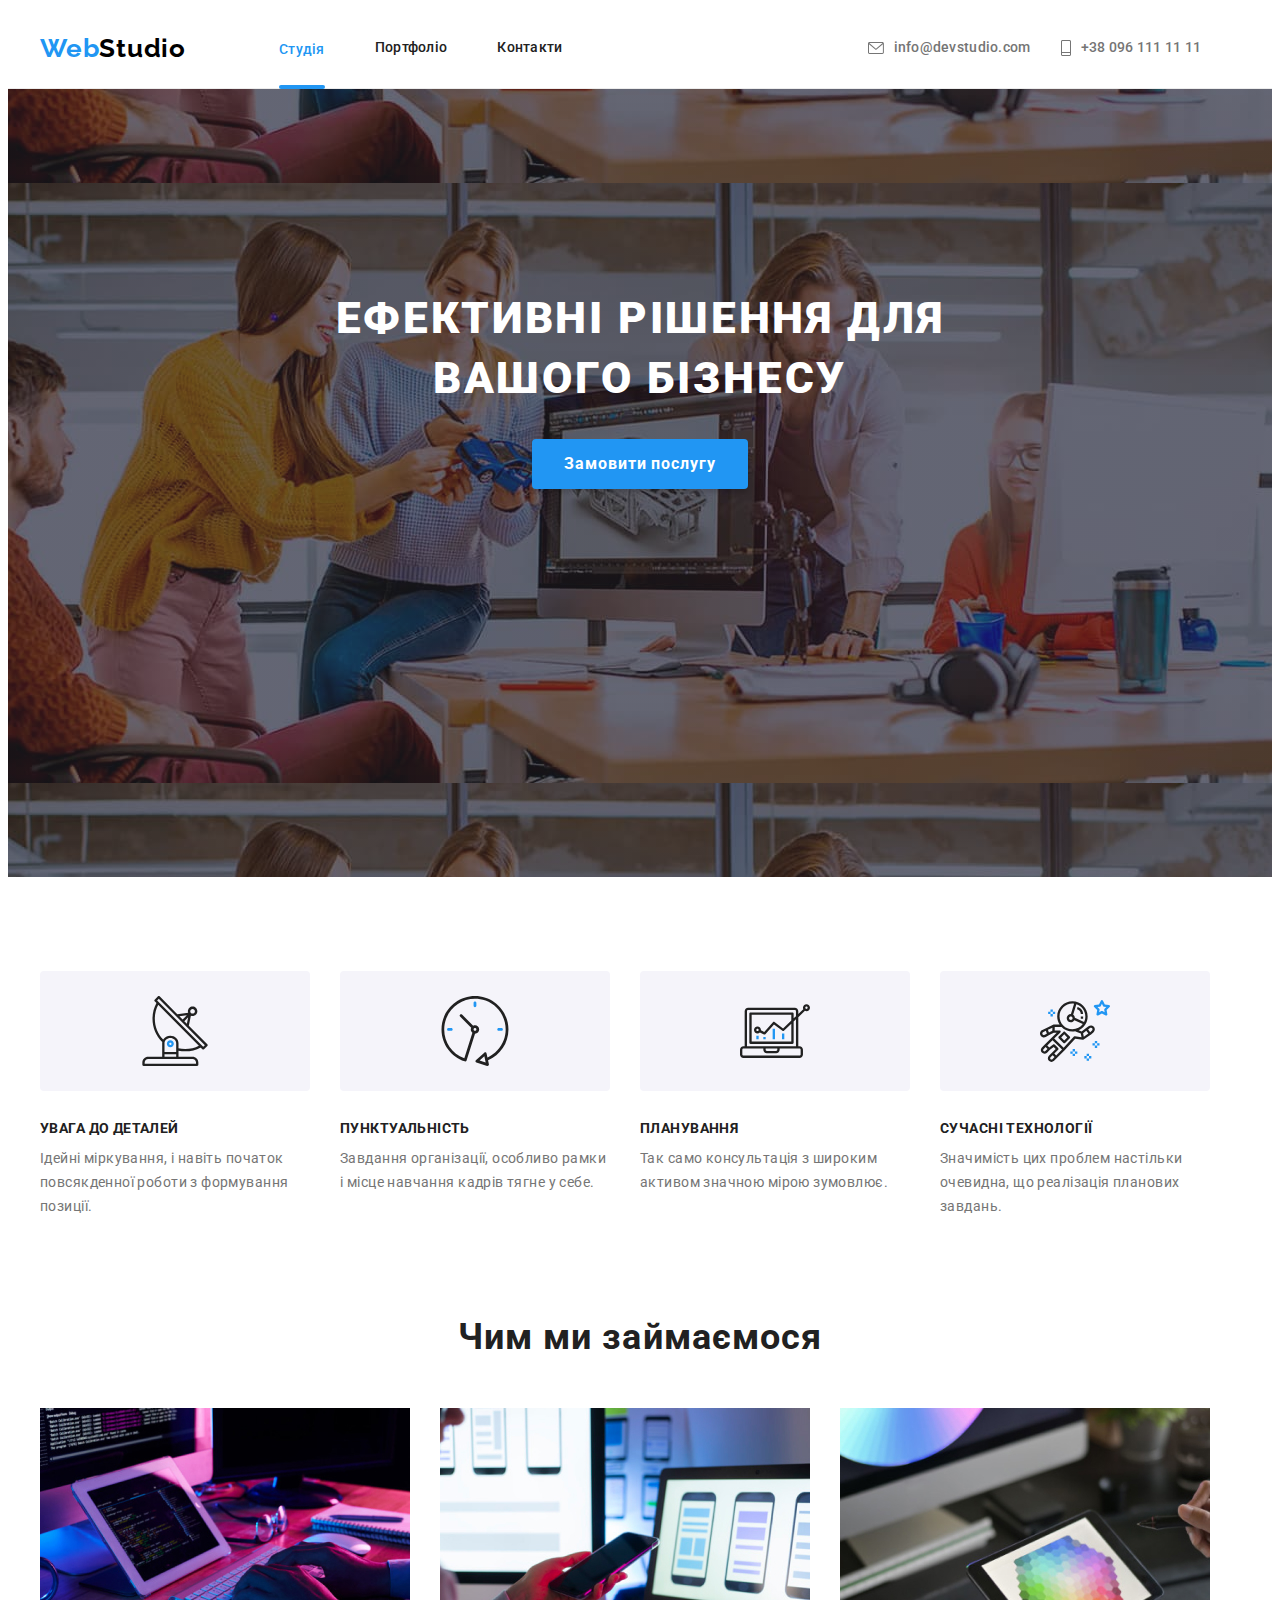
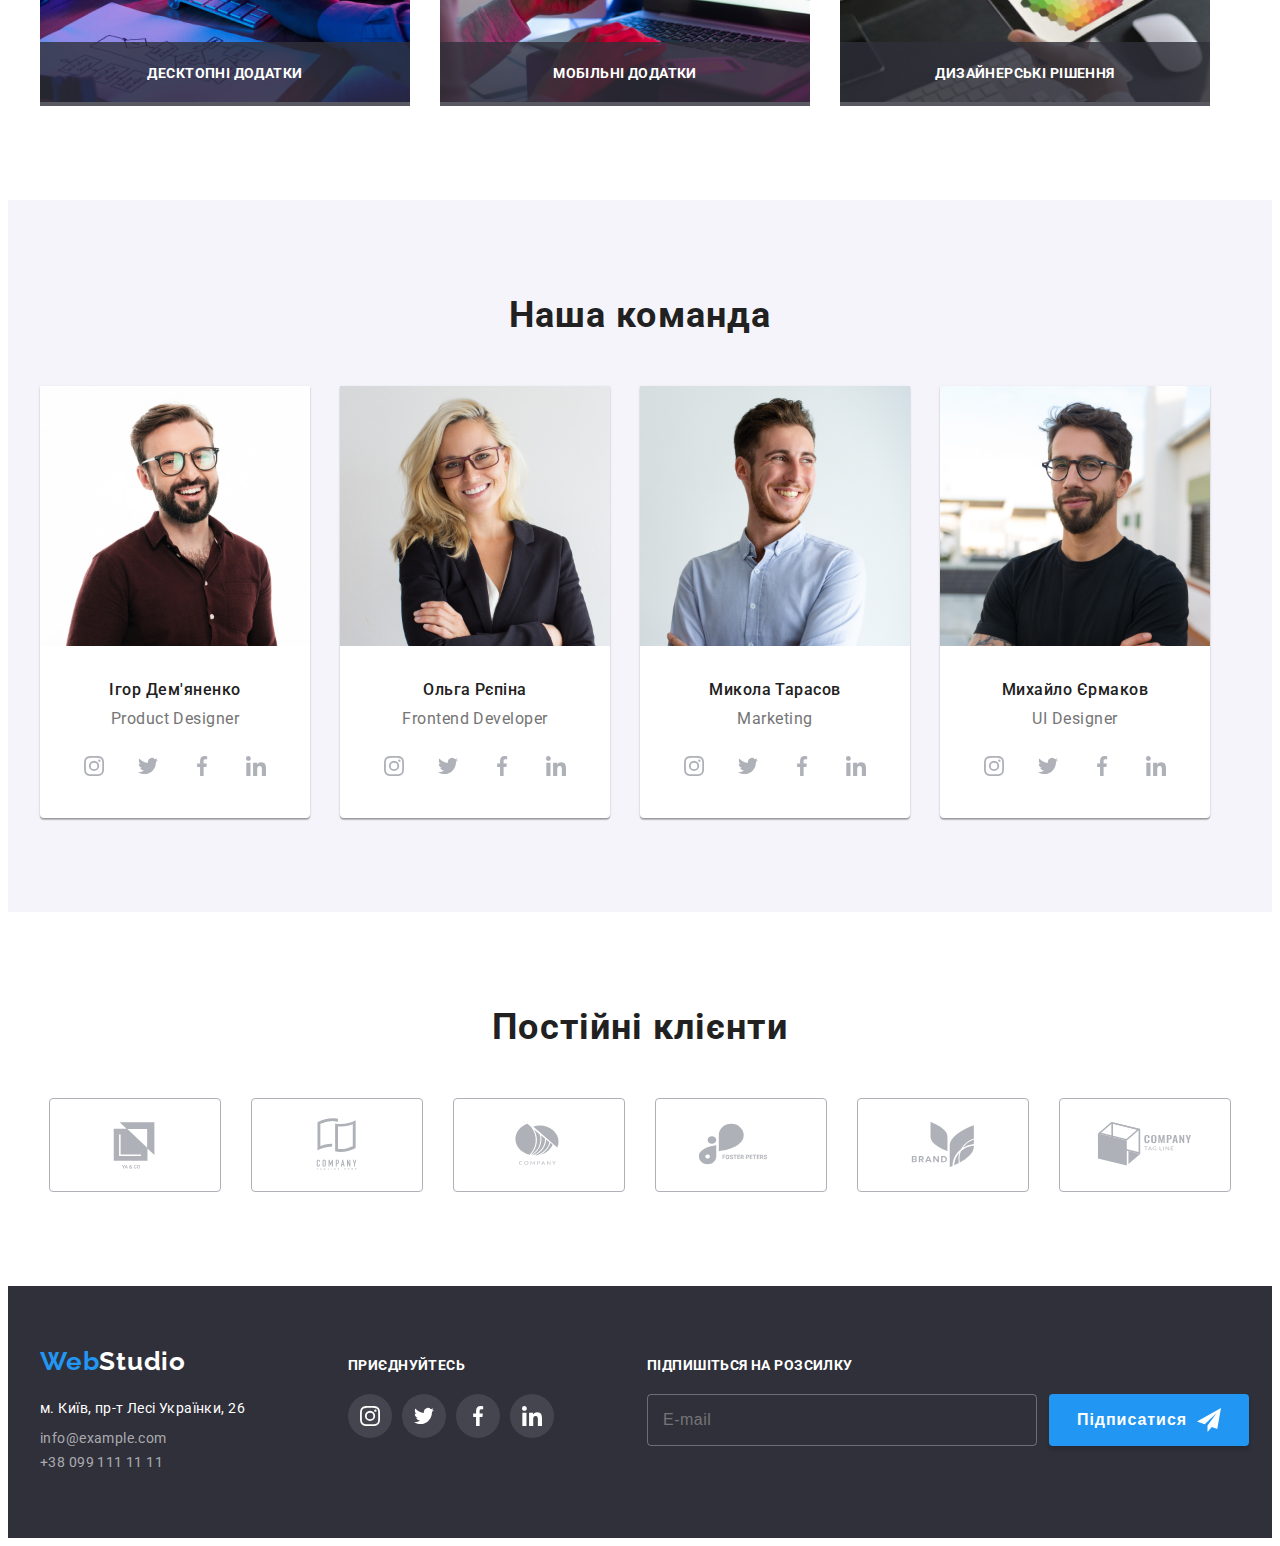
<file: index.html>
<!DOCTYPE html>
<html lang="en">

<head>
  <meta charset="UTF-8" />
  <meta http-equiv="X-UA-Compatible" content="IE=edge" />
  <meta name="viewport" content="width=device-width, initial-scale=1.0" />
  <title>goit-markup-hw-07</title>
  <link rel="preconnect" href="https://fonts.googleapis.com" />
  <link rel="preconnect" href="https://fonts.gstatic.com" crossorigin />
  <link href="https://fonts.googleapis.com/css2?family=Raleway:wght@700&family=Roboto:wght@400;500;700;900&display=swap"
    rel="stylesheet" />
  <link rel="stylesheet" href="https://cdnjs.cloudflare.com/ajax/libs/modern-normalize/1.1.0/modern-normalize.min.css"
    integrity="sha512-wpPYUAdjBVSE4KJnH1VR1HeZfpl1ub8YT/NKx4PuQ5NmX2tKuGu6U/JRp5y+Y8XG2tV+wKQpNHVUX03MfMFn9Q=="
    crossorigin="anonymous" referrerpolicy="no-referrer" />
    <link rel="stylesheet" href="./css/main.min.css">  
    <!-- <link rel="stylesheet" href="./css/styles.css" /> -->
      
</head>

<body class="page">
  <!-- Header section -->
  <header class="header__border">
    <div class="container header__container">
      <nav class="nav, link">
        <a class="header__logo link" href="" lang="en">Web<span class="logo-accent">Studio</span></a>
        <ul class="nav__list list">
          <li><a class="nav__item nav__item--studio" href="">Студія</a></li>
          <li><a class="nav__item link" href="./portfolio.html">Портфоліо</a></li>
          <li><a class="nav__item link nav__item--contacts" href="index.html">Контакти</a></li>
        </ul>
      </nav>

      <ul class="header__contacts list">
        <li>
          <a class="header__link link " href="mailto:info@devstudio.com"><svg class="header__icons"
              width="16px" height="12px">
              <use href="./images/icons/icons2.svg#mailhover">
            </svg>info@devstudio.com</a>
        </li>
        <li><a class="header__tel link" href="tel:+380961111111"><svg class="header__icons"
              width="10px" height="16px">
              <use href="./images/icons/icons2.svg#vector">
            </svg>+38 096 111 11 11</a></li>
      </ul>
    </div>
  </header>

  <!-- Main -->
  <main>
    <!-- Hero -->

    <section class="hero overlay">
      <div class="container">
        <h1 class="hero__text">
          Ефективні рішення для<br>вашого бізнесу
        </h1>
        <button type="button" data-modal-open class="btn hero__btn">Замовити послугу</button>
      </div>
    </section>
    
    <!--  Наши преимущества advantage -->

    <section class="advantage">
      <!-- <h2>Наши преимущества</h2> -->
      <div class="container">
        <ul class="advantage__list list">
          <li>
            <div class="advantage__icon"><svg width="70px" height="70px">
                <use href="./images/icons/icons2.svg#antenna"></use>
              </svg></div>            
              <h3 class="advantage__title">УВАГА ДО ДЕТАЛЕЙ</h3>
              <p class="advantage__text">
                Ідейні міркування, і навіть початок
                 повсякденної роботи з формування
                  позиції. 
              </p>            
          </li>
          <li>
            <div class="advantage__icon"><svg width="70px" height="70px">
                <use href="./images/icons/icons2.svg#clock"></use>
              </svg></div>
              <h3 class="advantage__title">ПУНКТУАЛЬНІСТЬ</h3>
              <p class="advantage__text">
                Завдання організації, особливо рамки і
                 місце навчання кадрів тягне у себе.
              </p>            
          </li>
          <li>
            <div class="advantage__icon"><svg width="70px" height="70px">
                <use href="./images/icons/icons2.svg#diagram"></use>
              </svg></div>            
              <h3 class="advantage__title">ПЛАНУВАННЯ</h3>
              <p class="advantage__text">
                Так само консультація з широким активом значною мірою зумовлює.
              </p>            
          </li>
          <div>
            <div class="advantage__icon"><svg width="70px" height="70px">
                <use href="./images/icons/icons2.svg#astronaut"></use>
              </svg>
            </div>            
            <h3 class="advantage__title">СУЧАСНІ ТЕХНОЛОГІЇ</h3>
            <p class="advantage__text">
              Значимість цих проблем настільки очевидна, що реалізація планових завдань.
            </p>          
          </li>
        </ul>
      </div>
    </section>

    <!-- Чем мы занимаемся benefits -->

    <section class="benefits">
      <div class="container">
        <h2 class="benefits__text">Чим ми займаємося</h2>
        <ul class="benefits__list list">
          <li>
            <div class="benefits__foto">
              <img src="./images/studio/img1.jpg" alt="Верстка" width="370" />
              <div class="benefits__action">
                <p class="benefits__text--action">
                  Десктопні додатки
                </p>
              </div>
            </div>
          </li>
          <li>
            <div class="benefits__foto">
              <img src="./images/studio/img2.jpg" alt="Наше качество" width="370" />
              <div class="benefits__action">
                <p class="benefits__text--action">
                  Мобільні додатки
                </p>
              </div>
            </div>
          </li>
          <li>
            <div class="benefits__foto">
              <img src="./images/studio/img3.jpg" alt="Палитра" width="370" />
              <div class="benefits__action">
                <p class="benefits__text--action">
                  Дизайнерські рішення
                </p>
              </div>
            </div>
          </li>
        </ul>
      </div>
    </section>

    <!-- Наша команда -->

    <section class="team">
      <div class="container">
        <h2 class="team__title">Наша команда</h2>
        <ul class="team__list list">
          <li class="team__items">
            <img src="./images/studio/img4.jpg" alt="работник1" width="270" />
            <div class="team__name--post">
              <h3 class="team__name">Ігор Дем'яненко</h3>
              <p class="team__post">Product Designer</p>
              <ul class="social__list">
                <li><a class="social__link" href rel="noopener nooferrer" target="_blank" aria-label="instagram">
                    <svg class="social__icon" width="20px" height="20px">
                      <use href="./images/icons/icons2.svg#instagram"></use>
                    </svg>
                  </a></li>
                <li><a class="social__link" href rel="noopener nooferrer" target="_blank" aria-label="twitter">
                    <svg class="social__icon" width="20px" height="20px">
                      <use href="./images/icons/icons2.svg#twitter"></use>
                    </svg>
                  </a></li>
                <li><a class="social__link" href rel="noopener nooferrer" target="_blank" aria-label="facebook">
                    <svg class="social__icon" width="20px" height="20px">
                      <use href="./images/icons/icons2.svg#facebook"></use>
                    </svg>
                  </a></li>
                <li><a class="social__link" href rel="noopener nooferrer" target="_blank" aria-label="linkedin">
                    <svg class="social__icon" width="20px" height="20px">
                      <use href="./images/icons/icons2.svg#linkedin"></use>
                    </svg>
                  </a></li>
              </ul>
            </div>
          </li>
          <li class="team__items">
            <img src="./images/studio/img5.jpg" alt="работник2" width="270" />
            <div class="team__name--post">
              <h3 class="team__name">Ольга Рєпіна</h3>
              <p class="team__post">Frontend Developer</p>
              <ul class="social__list">
                <li><a class="social__link" href rel="noopener nooferrer" target="_blank" aria-label="instagram">
                    <svg class="social__icon" width="20px" height="20px">
                      <use href="./images/icons/icons2.svg#instagram"></use>
                    </svg>
                  </a></li>
                <li><a class="social__link" href rel="noopener nooferrer" target="_blank" aria-label="twitter">
                    <svg class="social__icon" width="20px" height="20px">
                      <use href="./images/icons/icons2.svg#twitter"></use>
                    </svg>
                  </a></li>
                <li><a class="social__link" href rel="noopener nooferrer" target="_blank" aria-label="facebook">
                    <svg class="social__icon" width="20px" height="20px">
                      <use href="./images/icons/icons2.svg#facebook"></use>
                    </svg>
                  </a></li>
                <li><a class="social__link" href rel="noopener nooferrer" target="_blank" aria-label="linkedin">
                    <svg class="social__icon" width="20px" height="20px">
                      <use href="./images/icons/icons2.svg#linkedin"></use>
                    </svg>
                  </a></li>
              </ul>
            </div>
          </li>
          <li class="team__items">
            <img src="./images/studio/img6.jpg" alt="работник3" width="270" />
            <div class="team__name--post">
              <h3 class="team__name">Микола Тарасов</h3>
              <p class="team__post">Marketing</p>
              <ul class="social__list">
                <li><a class="social__link" href rel="noopener nooferrer" target="_blank" aria-label="instagram">
                    <svg class="social__icon" width="20px" height="20px">
                      <use href="./images/icons/icons2.svg#instagram"></use>
                    </svg>
                  </a></li>
                <li><a class="social__link" href rel="noopener nooferrer" target="_blank" aria-label="twitter">
                    <svg class="social__icon" width="20px" height="20px">
                      <use href="./images/icons/icons2.svg#twitter"></use>
                    </svg>
                  </a></li>
                <li><a class="social__link" href rel="noopener nooferrer" target="_blank" aria-label="facebook">
                    <svg class="social__icon" width="20px" height="20px">
                      <use href="./images/icons/icons2.svg#facebook"></use>
                    </svg>
                  </a></li>
                <li><a class="social__link" href rel="noopener nooferrer" target="_blank" aria-label="linkedin">
                    <svg class="social__icon" width="20px" height="20px">
                      <use href="./images/icons/icons2.svg#linkedin"></use>
                    </svg>
                  </a>
                </li>
              </ul>
            </div>
          </li>
          <li class="team__items">
            <img src="./images/studio/img7.jpg" alt="работник4" width="270" />
            <div class="team__name--post">
              <h3 class="team__name">Михайло Єрмаков</h3>
              <p class="team__post">UI Designer</p>
              <ul class="social__list">
                <li><a class="social__link" href rel="noopener nooferrer" target="_blank" aria-label="instagram">
                    <svg class="social__icon" width="20px" height="20px">
                      <use href="./images/icons/icons2.svg#instagram"></use>
                    </svg>
                  </a></li>
                <li><a class="social__link" href rel="noopener nooferrer" target="_blank" aria-label="twitter">
                    <svg class="social__icon" width="20px" height="20px">
                      <use href="./images/icons/icons2.svg#twitter"></use>
                    </svg>
                  </a></li>
                <li><a class="social__link" href rel="noopener nooferrer" target="_blank" aria-label="facebook">
                    <svg class="social__icon" width="20px" height="20px">
                      <use href="./images/icons/icons2.svg#facebook"></use>
                    </svg>
                  </a></li>
                <li><a class="social__link" href rel="noopener nooferrer" target="_blank" aria-label="linkedin">
                    <svg class="social__icon" width="20px" height="20px">
                      <use href="./images/icons/icons2.svg#linkedin"></use>
                    </svg>
                  </a></li>
              </ul>
            </div>
          </li>
        </ul>
      </div>
    </section>
    <!-- Постоянные клиенты -->
    <section class="clients">
      <div class="container">
        <h3 class="clients__title">Постійні клієнти</h3>
        <ul class="clients__list">
          <li>
            <a class="clients__icon" href="" target="_blank" rel="noopener nooferrer" aria-label="YA & CO">
              <svg width="106px" height="60px">
                <use href="./images/icons/icons2.svg#logo1"></use>
              </svg></a>
          </li>
          <li><a class="clients__icon" href="" target="_blank" rel="noopener nooferrer"
              aria-label="Company tagline here">
              <svg width="106px" height="60px">
                <use href="./images/icons/icons2.svg#logo2"></use>
              </svg></a>
          </li>
          <li><a class="clients__icon" href="" target="_blank" rel="noopener nooferrer"
              aria-label="Company">
              <svg width="106px" height="60px">
                <use href="./images/icons/icons2.svg#logo3"></use>
              </svg></a>
          </li>
          <li><a class="clients__icon" href="" target="_blank" rel="noopener nooferrer"
              aria-label="FOSTER PETERS">
              <svg width="106px" height="60px">
                <use href="./images/icons/icons2.svg#logo4"></use>
              </svg></a>
          </li>
          <li><a class="clients__icon" href="" target="_blank" rel="noopener nooferrer"
              aria-label="Brand">
              <svg width="106px" height="60px">
                <use href="./images/icons/icons2.svg#logo5"></use>
              </svg></a>
          </li>
          <li><a class="clients__icon" href="" target="_blank" rel="noopener nooferrer"
              aria-label="Company tag line">
              <svg width="106px" height="60px">
                <use href="./images/icons/icons2.svg#logo6"></use>
              </svg></a>
          </li>
        </ul>
      </div>
    </section>
  </main>
  <!-- Футер -->
  <footer class="footer">
    <div class="container">
      <div>
        <a class="header__logo link footer__logo" href="" lang="en">Web<span
            class="footer__accent">Studio</span></a>
        <address>
          <ul class="footer__list list">
            <li>
              <a class="link" href="https://bit.ly/3pXMvUd" target="_blank" rel="noopener noreferrer"><samp
                  class="footer__text">м. Київ, пр-т Лесі Українки, 26</samp>
              </a>
            </li>
            <li>
              <a class="footer__link" href="mailto:info@devstudio.com">info@example.com</a>
            </li>
            <li><a class="footer__tel link" href="tel:+380991111111">+38 099 111 11 11</a></li>
          </ul>
        </address>
      </div>
      <!-- Футер. приєднуйтесь -->
      <div class="footer__join ">
        <h3 class="footer__title">приєднуйтесь</h3>
        <ul class="footer__social--list">
          <li><a class="footer__social--link" href rel="noopener nooferrer" target="_blank" aria-label="instagram">
              <svg class="footer__icon" width="20px" height="20px">
                <use href="./images/icons/icons2.svg#instagram"></use>
              </svg>
            </a></li>
          <li><a class="footer__social--link" href rel="noopener nooferrer" target="_blank" aria-label="twitter">
              <svg class="footer__icon" width="20px" height="20px">
                <use href="./images/icons/icons2.svg#twitter"></use>
              </svg>
            </a></li>
          <li><a class="footer__social--link" href rel="noopener nooferrer" target="_blank" aria-label="facebook">
              <svg class="footer__icon" width="20px" height="20px">
                <use href="./images/icons/icons2.svg#facebook"></use>
              </svg>
            </a></li>
          <li><a class="footer__social--link" href rel="noopener nooferrer" target="_blank" aria-label="linkedin">
              <svg class="footer__icon" width="20px" height="20px">
                <use href="./images/icons/icons2.svg#linkedin"></use>
              </svg>
            </a></li>
      </div>
      <!-- Підписатися -->
      <form class="subscription">
      <h3 class="subscription__title">Підпишіться на розсилку</h3>
      <div class="subsubscription__group">
      <label>
        <input class="subscription__input" type="email" name="email" placeholder="E-mail">
      </label>
      <button class="subscription__btn" type="submit">Підписатися
        <svg height="24" width="24">
          <use href="./images/icons/icons2.svg#send"></use>
        </svg>
      </button>
      </div>      
    </form>
      </div>
    </div>
  </footer>
  <!-- Модальное окно -->
 <div class="backdrop is-hidden" data-modal>
    <div class="modal">
      <button class="modal__btn" data-modal-close>
        <svg class="modal__btn--icon" width="20" height="20">
          <use href="./images/icons/icons2.svg#close"></use>
        </svg>
      </button>

<form class="register__form">
  <strong class="register__title">Залиште свої дані, ми вам передзвонимо</strong>
  <div class="register__group" role="group">
    <lable class="register__wrap">
      <span class="register__lable">Ім'я</span>
      <span class="register__field">
      <input class="register__input" type="text"/>
      <svg class="register__icon" width="18" height="18">
        <use href="./images/icons/icons2.svg#person"></use>
      </svg>
      </span>
    </lable>
    <lable class="register__wrap">
      <span class="register__lable">Телефон</span>
      <span class="register__field">
      <input class="register__input" type="phone"/> 
      <svg class="register__icon" width="18" height="18">
        <use href="./images/icons/icons2.svg#phone1"></use>
      </svg>
      </span>
    </lable>
    <lable class="register__wrap">
      <span class="register__lable">Пошта</span>
      <span class="register__field">
      <input class="register__input" type="email"/>
      <svg class="register__icon" width="18" height="18">
        <use href="./images/icons/icons2.svg#mail"></use>
      </svg>
      </span>
    </lable>
    
    <lable class="register__wrap">
      <span class="register__lable">Коментар</span>
      <textarea
      class="register__message"
      name="user-message"
      rows="5"
      placeholder="Введіть текст"
      ></textarea>
    </lable>
  </div>

   <label class="register__agreement">
    <input class="register__checkbox visuaaly-hidden"type="checkbox" name="agreement">
    <svg class="register__icon--agreement" width="16" height="15">
      <use class="register__icon--uncheck" href="./images/icons/icons2.svg#uncheck"></use>
      <use class="register__icon--check" href="./images/icons/icons2.svg#check2"></use>
    </svg>
    <span class="register__agreement--text">Погоджуюся з розсилкою та приймаю <a class="register__agreement--link" href="">Умови договору</a></span>
   </label>

   <button class="register__btn" type="submit">Відправити</button>
</form>

    </div>
  </div>
 <script src="./js/modal.js"></script>
</body>

</html>
</file>
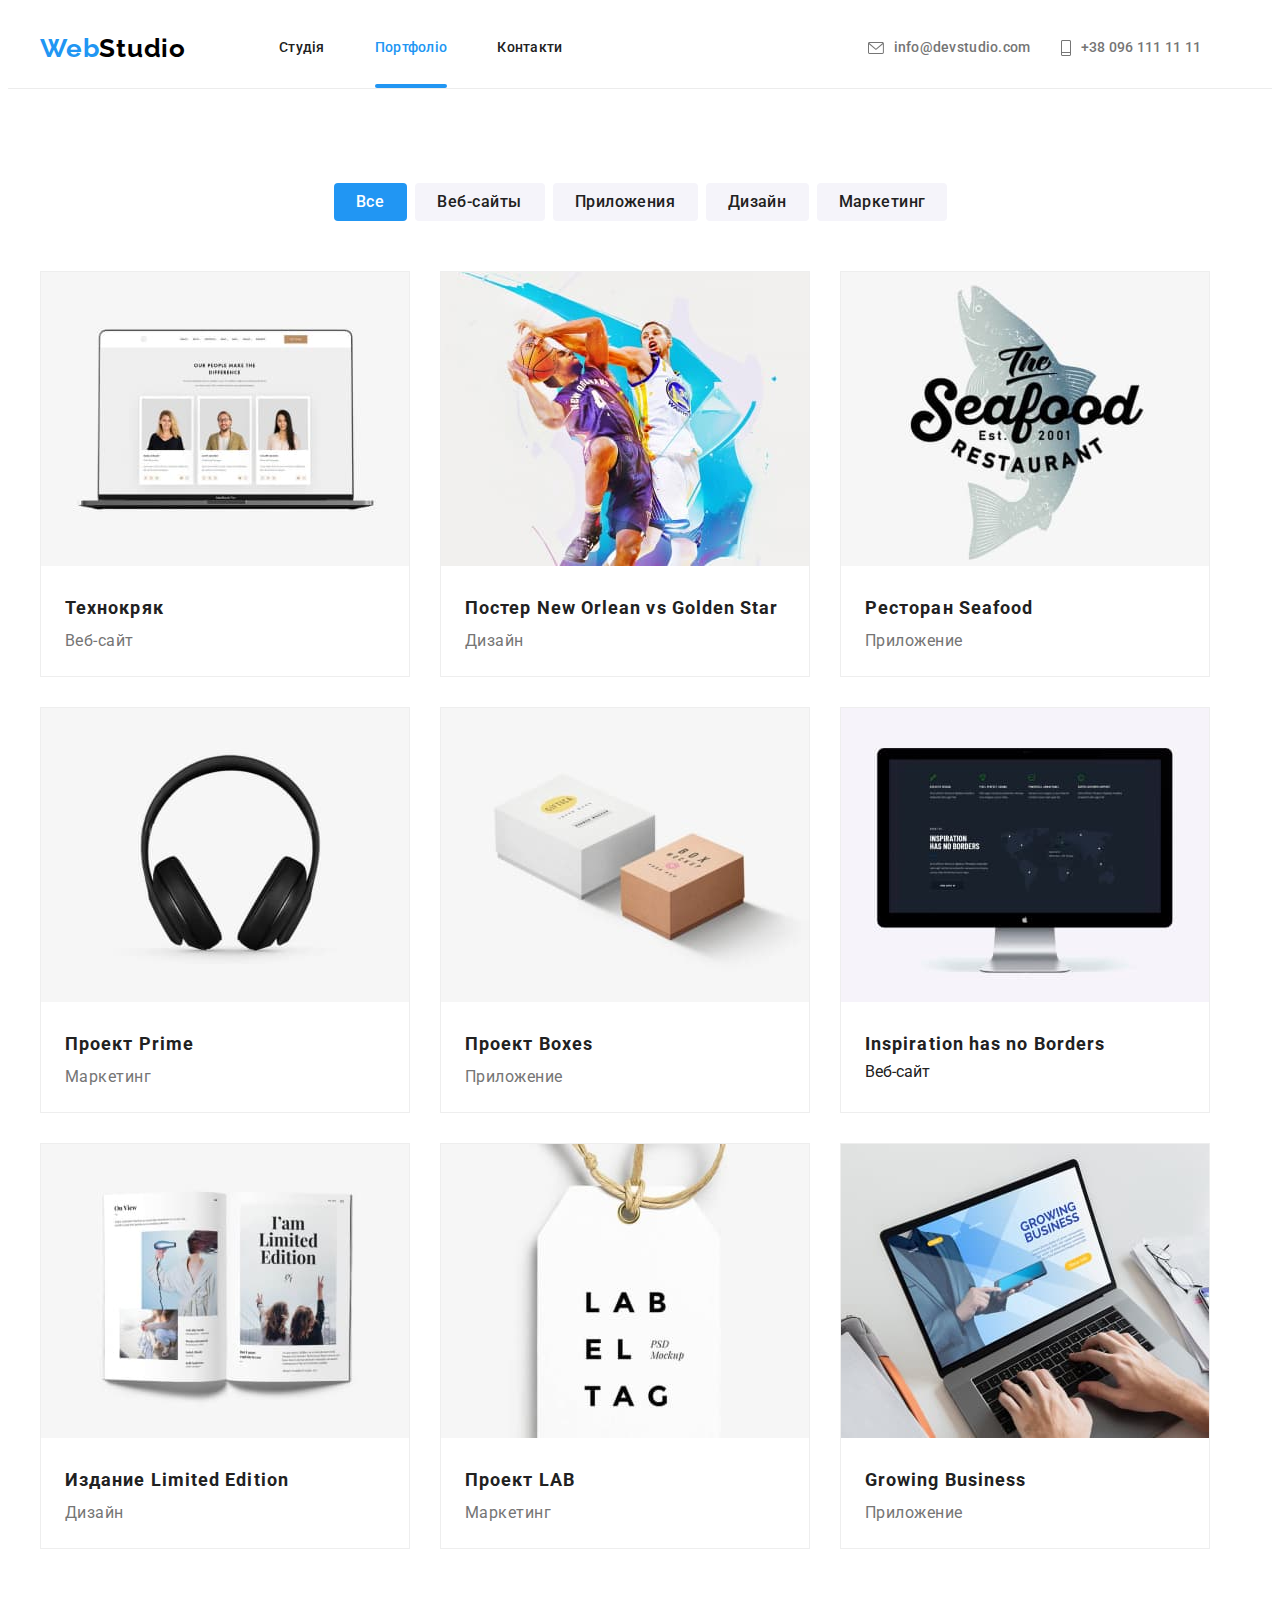
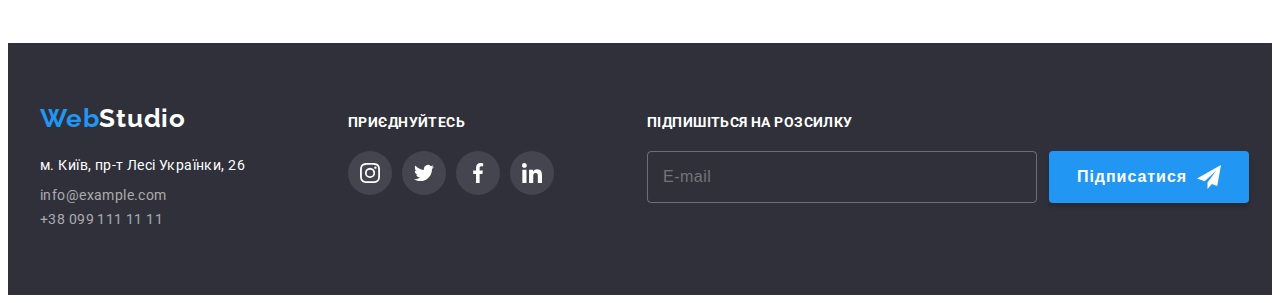
<file: portfolio.html>
<!DOCTYPE html>
<html lang="en">
  <head>
    <meta charset="UTF-8" />
    <meta http-equiv="X-UA-Compatible" content="IE=edge" />
    <meta name="viewport" content="width=device-width, initial-scale=1.0" />
    <title>Portfolio</title>
    <link rel="preconnect" href="https://fonts.googleapis.com" />
    <link rel="preconnect" href="https://fonts.gstatic.com" crossorigin />
    <link
      href="https://fonts.googleapis.com/css2?family=Raleway:wght@700&family=Roboto:wght@400;500;700;900&display=swap"
      rel="stylesheet"
    />
    <link
      rel="stylesheet"
      href="https://cdnjs.cloudflare.com/ajax/libs/modern-normalize/1.1.0/modern-normalize.min.css"
      integrity="sha512-wpPYUAdjBVSE4KJnH1VR1HeZfpl1ub8YT/NKx4PuQ5NmX2tKuGu6U/JRp5y+Y8XG2tV+wKQpNHVUX03MfMFn9Q=="
      crossorigin="anonymous"
      referrerpolicy="no-referrer"
    />
    <link rel="stylesheet" href="./css/main.min.css">
    <!-- <link rel="stylesheet" href="./css/styles.css" /> -->
  </head>
  <body class="page">
    <!-- Header section -->
    <header class="header__border">
    <div class="container header__container">
      <nav class="nav, link">
        <a class="header__logo link" href="" lang="en">Web<span class="logo-accent">Studio</span></a>
        <ul class="nav__list list">
          <li><a class="nav__item link" href="./index.html">Студія</a></li>
          <li><a class="nav__item nav__item--studio link" href="./portfolio.html">Портфоліо</a></li>
          <li><a class="nav__item link nav__item--contacts" href="index.html">Контакти</a></li>
        </ul>
      </nav>

      <ul class="header__contacts list">
        <li>
          <a class="header__link link " href="mailto:info@devstudio.com"><svg class="header__icons"
              width="16px" height="12px">
              <use href="./images/icons/icons2.svg#mailhover">
            </svg>info@devstudio.com</a>
        </li>
        <li><a class="header__tel link" href="tel:+380961111111"><svg class="header__icons"
              width="10px" height="16px">
              <use href="./images/icons/icons2.svg#vector">
            </svg>+38 096 111 11 11</a></li>
      </ul>
    </div>
  </header>
    <main>
      <!-- Портфолио кнопки -->
      <section class="portfolio__button portfolio">
        <div class="container">
          <div>
            <ul class="portfolio__list list">
              <li>
                <button type="button" class="portfolio__btn current portfolio__btn--curent">
                  Все
                </button>
              </li>
              <li>
                <button type="button" class="portfolio__btn portfolio__btn--site">Веб-сайты</button>
              </li>
              <li>
                <button type="button" class="portfolio__btn portfolio__btn--app">Приложения</button>
              </li>
              <li>
                <button type="button" class="portfolio__btn portfolio__btn--design">Дизайн</button>
              </li>
              <li>
                <button type="button" class="portfolio__btn portfolio__btn--marketing">
                  Маркетинг
                </button>
              </li>
            </ul>
          </div>
          <h1 class="portfolio__title">Preview</h1>
          <ul class="portfolio__cards--list list">
            <li class="portfolio__item--cards">
              <div>
              <a href="" class="portfolio__link--cards" >
                <div class="portfolio__foto">
                <img
                  src="./images/portfolio/img1.jpg"
                  alt="Веб-сайт"
                  width="370"
                  
                /><div class="portfolio__overlay">
                  <p class="portfolio__overlay--text">
                    Ресурс пропонує комплексні пропозиції з різним рівнем функціоналу та сервісів. Все це дозволить відвідувачу отримати вичерпні відомості про компанію чи приватну особу.
                  </p>
                </div> </div>
                   
                <div class="portfolio__cards--name">
                  <h2 class="portfolio__cards--title">Технокряк</h2>
                  <p class="portfolio__cards--text">Веб-сайт</p>
                </div>
              </a>
              </div>
            </li>
            
            <li class="portfolio__item--cards">
              <div>
              <a href="" class="portfolio__link--cards">
                <div class="portfolio__foto">
                <img
                  src="./images/portfolio/img2.jpg"
                  alt="Дизайн"
                  width="370"
                  
                /><div class="portfolio__overlay">
                  <p class="portfolio__overlay--text">
Ресурс пропонує комплексні пропозиції з різним рівнем функціоналу та сервісів. Все це дозволить відвідувачу отримати вичерпні відомості про компанію чи приватну особу.
                  </p>
                </div></div>
                
                <div class="portfolio__cards--name">
                  <h2 class="portfolio__cards--title">Постер New Orlean vs Golden Star</h2>
                  <p class="portfolio__cards--text">Дизайн</p>
                </div>
              </a>
              </div>
            </li>
            <li class="portfolio__item--cards">
              <div>
              <a href="" class="portfolio__link--cards">
                <div class="portfolio__foto">
                <img
                  src="./images/portfolio/img3.jpg"
                  alt="Приложение"
                  width="370"
                /><div class="portfolio__overlay">
                  <p class="portfolio__overlay--text">
Ресурс пропонує комплексні пропозиції з різним рівнем функціоналу та сервісів. Все це дозволить відвідувачу отримати вичерпні відомості про компанію чи приватну особу.
                  </p>
                </div></div>
                
                <div class="portfolio__cards--name">
                  <h2 class="portfolio__cards--title">Ресторан Seafood</h2>
                  <p class="portfolio__cards--text">Приложение</p>
                </div>
              </a>
              </div>
            </li>
            <li class="portfolio__item--cards">
              <div>
              <a href="" class="portfolio__link--cards">
                <div class="portfolio__foto">
                <img
                  src="./images/portfolio/img4.jpg"
                  alt="Маркетинг"
                  width="370"
                /><div class="portfolio__overlay">
                  <p class="portfolio__overlay--text">
Ресурс пропонує комплексні пропозиції з різним рівнем функціоналу та сервісів. Все це дозволить відвідувачу отримати вичерпні відомості про компанію чи приватну особу.
                  </p>
                </div></div>
                
                <div class="portfolio__cards--name">
                  <h2 class="portfolio__cards--title">Проект Prime</h2>
                  <p class="portfolio__cards--text">Маркетинг</p>
                </div>
              </a>
              </div>
            </li>
            <li class="portfolio__item--cards">
              <div>
              <a href="" class="portfolio__link--cards">
                <div class="portfolio__foto">
                <img
                  src="./images/portfolio/img5.jpg"
                  alt="Приложение"
                  width="370"
                /><div class="portfolio__overlay">
                  <p class="portfolio__overlay--text">
Ресурс пропонує комплексні пропозиції з різним рівнем функціоналу та сервісів. Все це дозволить відвідувачу отримати вичерпні відомості про компанію чи приватну особу.
                  </p>
                </div></div>
                
                <div class="portfolio__cards--name">
                  <h2 class="portfolio__cards--title">Проект Boxes</h2>
                  <p class="portfolio__cards--text">Приложение</p>
                </div>
              </a>
              </div>
            </li>
            <li class="portfolio__item--cards">
              <div>
              <a href="" class="portfolio__link--cards">
                <div class="portfolio__foto">
                <img
                  src="./images/portfolio/img6.jpg"
                  alt="Веб-сайт"
                  width="370"
                /><div class="portfolio__overlay">
                  <p class="portfolio__overlay--text">
Ресурс пропонує комплексні пропозиції з різним рівнем функціоналу та сервісів. Все це дозволить відвідувачу отримати вичерпні відомості про компанію чи приватну особу.
                  </p>
                </div></div>
                
                <div class="portfolio__cards--name">
                  <h2 class="portfolio__cards--title">Inspiration has no Borders</h2>
                  <p class="portfolio-cards-text">Веб-сайт</p>
                </div>
              </a>
              </div>
            </li>
            <li class="portfolio__item--cards">
              <div>
              <a href="" class="portfolio__link--cards">
                <div class="portfolio__foto">
                <img
                  src="./images/portfolio/img7.jpg"
                  alt="Дизайн"
                  width="370"
                /><div class="portfolio__overlay">
                  <p class="portfolio__overlay--text">
Ресурс пропонує комплексні пропозиції з різним рівнем функціоналу та сервісів. Все це дозволить відвідувачу отримати вичерпні відомості про компанію чи приватну особу.
                  </p>
                </div></div>
                
                <div class="portfolio__cards--name">
                  <h2 class="portfolio__cards--title">Издание Limited Edition</h2>
                  <p class="portfolio__cards--text">Дизайн</p>
                </div>
              </a>
              </div>
            </li>
            <li class="portfolio__item--cards">
              <div>
              <a href="" class="portfolio__link--cards">
                <div class="portfolio__foto">
                <img
                  src="./images/portfolio/img8.jpg"
                  alt="Маркетинг"
                  width="370"
                /><div class="portfolio__overlay">
                  <p class="portfolio__overlay--text">
Ресурс пропонує комплексні пропозиції з різним рівнем функціоналу та сервісів. Все це дозволить відвідувачу отримати вичерпні відомості про компанію чи приватну особу.
                  </p>
                </div></div>
                
                <div class="portfolio__cards--name">
                  <h2 class="portfolio__cards--title">Проект LAB</h2>
                  <p class="portfolio__cards--text">Маркетинг</p>
                </div>
              </a>
              </div>
            </li>
            <li class="portfolio__item--cards">
              <div>
              <a href="" class="portfolio__link--cards">
                <div class="portfolio__foto">
                <img
                  src="./images/portfolio/img9.jpg"
                  alt="Приложение"
                  width="370"
                /><div class="portfolio__overlay">
                  <p class="portfolio__overlay--text">
Ресурс пропонує комплексні пропозиції з різним рівнем функціоналу та сервісів. Все це дозволить відвідувачу отримати вичерпні відомості про компанію чи приватну особу.
                  </p>
                </div></div>
                
                <div class="portfolio__cards--name">
                  <h2 class="portfolio__cards--title">Growing Business</h2>
                  <p class="portfolio__cards--text">Приложение</p>
                </div>
              </a>
              </div>
            </li>
          </ul>
        </div>
      </section>
    </main>
    <footer class="footer">
    <div class="container">
      <div>
        <a class="header__logo link footer__logo" href="" lang="en">Web<span
            class="footer__accent">Studio</span></a>
        <address>
          <ul class="footer__list list">
            <li>
              <a class="link" href="https://bit.ly/3pXMvUd" target="_blank" rel="noopener noreferrer"><samp
                  class="footer__text">м. Київ, пр-т Лесі Українки, 26</samp>
              </a>
            </li>
            <li>
              <a class="footer__link" href="mailto:info@devstudio.com">info@example.com</a>
            </li>
            <li><a class="footer__tel link" href="tel:+380991111111">+38 099 111 11 11</a></li>
          </ul>
        </address>
      </div>
      <!-- Футер. приєднуйтесь -->
      <div class="footer__join ">
        <h3 class="footer__title">приєднуйтесь</h3>
        <ul class="footer__social--list">
          <li><a class="footer__social--link" href rel="noopener nooferrer" target="_blank" aria-label="instagram">
              <svg class="footer__icon" width="20px" height="20px">
                <use href="./images/icons/icons2.svg#instagram"></use>
              </svg>
            </a></li>
          <li><a class="footer__social--link" href rel="noopener nooferrer" target="_blank" aria-label="twitter">
              <svg class="footer__icon" width="20px" height="20px">
                <use href="./images/icons/icons2.svg#twitter"></use>
              </svg>
            </a></li>
          <li><a class="footer__social--link" href rel="noopener nooferrer" target="_blank" aria-label="facebook">
              <svg class="footer__icon" width="20px" height="20px">
                <use href="./images/icons/icons2.svg#facebook"></use>
              </svg>
            </a></li>
          <li><a class="footer__social--link" href rel="noopener nooferrer" target="_blank" aria-label="linkedin">
              <svg class="footer__icon" width="20px" height="20px">
                <use href="./images/icons/icons2.svg#linkedin"></use>
              </svg>
            </a></li>
      </div>
      <!-- Підписатися -->
      <form class="subscription">
      <h3 class="subscription__title">Підпишіться на розсилку</h3>
      <div class="subsubscription__group">
      <label>
        <input class="subscription__input" type="email" name="email" placeholder="E-mail">
      </label>
      <button class="subscription__btn" type="submit">Підписатися
        <svg height="24" width="24">
          <use href="./images/icons/icons2.svg#send"></use>
        </svg>
      </button>
      </div>      
    </form>
      </div>
    </div>
  </footer>
  </body>
</html>
</file>
<file: css/styles.css>
/* :root { */
    /* fonts */
    /* --main-font: 'Roboto', sans-serif;
    --secondary-font: 'Raleway', sans-serif; */
    /* text color */
    /* --main-txt-cl: #212121;
    --secondary-txt-cl: #757575;
    --logo-blue-txt-cl: #2196F3;
    --logo-black-txt-cl: #000000;
    --logo-white-txt-cl: #FFFFFF;
    --white-txt-cl: #FFFFFF;    */
    /* bg color */
    /* --dark-bg-cl: #2F303A;
    --light-bg-cl: #F5F4FA;
    --overlay-bg-cl: #C4C4C4;
    --blue-bg-cl: #2196F3;
    --white-bg-cl: #FFFFFF; */
    /* others */
    /* --button-text-color: #000000;
    --focus-color: #ffffff;
    --border-form: #D9D9D9;
    --border-color: #ECECEC;
    --border-social-color:#AFB1B8;
    --border-cards-color: #EEEEEE;
    --social-icon-color:#AFB1B8;
    --akcent-color: #2196F3;
    --animation: 250ms cubic-bezier(0.4, 0, 0.2, 1);
} */


/* body {
    font-family: var(--main-font);
    color: var(--main-txt-cl);
} */

/* reset styles */
/* .footer__link, .header__link,
.link,
.portfolio__link--cards {
    text-decoration: none;
    color: currentColor;
} */

/* .list {
    list-style: none;
    padding: 0;
    margin: 0;
} */

/* h1,h2,h3,h4,h5,h6,p {
    margin: 0;
} */

/* Header section */
/* .container {
    width: 1200px;
    padding-left: 15px;
    padding-right: 15px;
    margin-left: auto;
    margin-right: auto;
} */


/* .header__border {
border-bottom: 1px solid var(--border-color);
} */
/* .header__container {
    display: flex;    
} */
 /* .link {
    display: flex;
} */
 
/* .header__logo {
    margin-right: 93px;
    align-items: center;
} */
 
/* .nav__list {
    display: flex;
    align-items: center;    
} */

/* .nav__item {
    padding-top: 32px;
    padding-bottom: 32px;
    margin-right: 50px;
} */

/* .nav__item {
    position: relative;
    transition: color var(--animation);
} */

/* .nav__item--contacts {
    margin-right: 0;
}    */

/* .header__contacts {
    margin-left: 305px;
    display: flex;
    align-items: center;
    font-weight: 500;
    font-size: 14px;
    color: var(--secondary-txt-cl);
} */

/* .header__icons {
    display: flex;
    justify-content: center;
    align-items: center;
    margin-right: 10px;
    fill: currentColor;    
} */

/* .header__link {
    align-items: center;
    padding-top: 32px;
    padding-bottom: 32px;
    margin-right: 30px;
    position: relative;
    transition: color var(--animation);
} */

/* .header__tel {
    padding-top: 32px;
    padding-bottom: 32px;
    position: relative;
    transition: color var(--animation);
} */

/* .header__logo {
    font-family: var(--secondary-font);
    color: var(--logo-blue-txt-cl);
    font-weight: 700;
    font-size: 26px;
    line-height: 1.19;
    letter-spacing: 0.03em;
} */

/* .logo-accent {
    color: var(--logo-black-txt-cl);
} */

/* .nav__item {
    font-weight: 500;
    font-size: 14px;
    line-height: 1.14;
    letter-spacing: 0.02em;
    color: var(--main-txt-cl);
} */

/* .nav__item--studio {
    font-weight: 500;
    font-size: 14px;
    line-height: 1.14;
    letter-spacing: 0.02em;
    color: var(--logo-blue-txt-cl);
    text-decoration: none;
} */


/* Подчёркивание */

/* .nav__item--studio {
    position: relative;
    color: var(--logo-blue-txt-cl);
} */

/* .nav__item--studio::after {
    position: absolute;
    bottom: 0;
    left: 0;
    content: "";
    width: 100%;
    height: 4px;
    border-radius: 2px;
    background-color: var(--logo-blue-txt-cl);
} */

/* .nav__item:hover,
.nav__item:focus {
    color: var(--logo-blue-txt-cl);
} */

/* .header__link,
.header__tel {    
    font-weight: 500;
    font-size: 14px;
    line-height: 1.14;
    letter-spacing: 0.02em;
    color: var(--secondary-txt-cl);
} */

/* .header__link:hover,
.header__link:focus {
    color: var(--logo-blue-txt-cl);
} */

/* .header__tel {
    font-weight: 500;
    font-size: 14px;
    line-height: 1.14;
    letter-spacing: 0.02em;
    color: var(--secondary-txt-cl);
} */

/* .header__tel:hover,
.header__tel:focus {
    color: var(--logo-blue-txt-cl);
} */



/* Hero */

/* .overlay {
    max-width: 1600px;
    height: 600px;
    margin-right: auto;
    margin-left: auto;
    background-image:linear-gradient(to right,
    rgba(47, 48, 58, 0.4),
    rgba(47, 48, 58, 0.4)),
    url(../images/studio/imghero.jpg);
    background-position: center;
    background-color: var(--overlay-bg-cl);
} */

/* .hero {
    padding-top: 94px;
    padding-bottom: 94px;
    margin-left: auto;
    margin-right: auto;
    background-color: var(--dark-bg-cl);
} */

/* .hero__text {
    margin-top: 106px;
    margin-bottom: 30px;
    font-weight: 900;
    font-size: 44px;
    line-height: 1.36;
    text-align: center;
    letter-spacing: 0.06em;
    text-transform: uppercase;
    color: var(--white-txt-cl);
} */

/* .hero__btn {
    display: flex;
    margin: 0 auto;
    margin-bottom: 106px;
} */
/* .btn {
    max-width: 250px;
    min-width: 200px;
    max-height: 50px;
    padding-top: 10px;
    padding-right: 32px;
    padding-bottom: 10px;
    padding-left: 32px;  
    
} */

/* .btn {
    font-family: inherit;
    font-weight: 700;
    font-size: 16px;
    line-height: 1.88;
    letter-spacing: 0.06em;
    color: var(--white-txt-cl);
    background: var(--blue-bg-cl);
    box-shadow: 0px 4px 4px rgba(0, 0, 0, 0.15);
    border-radius: 4px;
    border: transparent;
    transition: color var(--animation),
    background-color var(--animation);
} */

/* .btn:hover,
.btn:focus {
    cursor: pointer;
    color: var(--button-text-color);
    background-color: var(--focus-color); 
} */
/* Наши преимущества */
/* .advantage {
    padding-top: 94px;
    padding-bottom: 94px;
} */
/* .advantage__icon {
    display: flex;
    justify-content: center;
    align-items: center;
    width: 270px;
    height: 120px;
    background-color: var(--light-bg-cl);
    border-radius: 4px;
    margin-bottom: 30px;    
} */

/* .advantage__list {
    display: flex;
    gap: 30px;
} */

/* .advantage__list:last-child {
    margin-right: 0;
} */
/* .advantage__title {
    margin-bottom: 10px;
    width: 270px;
    height: 16px;
    font-weight: 700;
    font-size: 14px;
    line-height: 1.14;
    letter-spacing: 0.03em;
    text-transform: uppercase;
    color: var(--main-txt-cl);
} */

/* .advantage__text {
    width: 270px;
    height: 75px;
    font-weight: 400;
    font-size: 14px;
    line-height: 1.71;
    letter-spacing: 0.03em;
    color: var(--secondary-txt-cl);
} */

/* Чем мы занимаемся */
/* .benefits {
    padding-bottom: 94px;
} */


/* .benefits__text {
    margin-bottom: 50px;
    font-weight: 700;
    font-size: 36px;
    line-height: 1.17;
    text-align: center;
    letter-spacing: 0.03em;
    color: var(--main-txt-cl);
} */
/* .benefits__list {
    display: flex;
    gap: 30px;
} */
/* Чем мы занимаемся (текст на фото) */
/* .benefits__foto{
    position: relative;
} */

/* .benefits__action {
    position: absolute;
    width: 100%;
    bottom: 0;
    padding-top: 24px;
    padding-bottom: 24px;
    overflow: hidden;
    opacity: 1;
    background: rgba(47, 48, 58, 0.8);
    transition: opacity var(--animation);
} */

/* .benefits__text--action {
    font-family: 'Roboto';
    font-style: normal;
    font-weight: 700;
    font-size: 14px;
    line-height: 1.14;
    text-align: center;
    letter-spacing: 0.03em;
    text-transform: uppercase;
    color: var(--white-txt-cl);
} */


/* Наша команда */
/* .team {
    padding-top: 94px;
    padding-bottom: 94px;
    background-color: var(--light-bg-cl);
} */

/* .team__name--post {
padding-top: 30px;
padding-bottom: 30px;
} */

/* .team__title {
    margin-bottom: 50px;
    font-weight: 700;
    font-size: 36px;
    line-height: 1.17;
    text-align: center;
    letter-spacing: 0.03em;
    color: var(--main-txt-cl);    
} */

/* .team__list {
    width: 270px;
    display: flex;
    gap: 30px;
} */

/* .team__items {
    box-shadow: 0px 1px 3px rgba(0, 0, 0, 0.12), 0px 1px 1px rgba(0, 0, 0, 0.14), 0px 2px 1px rgba(0, 0, 0, 0.2);
    border-radius: 0px 0px 4px 4px;
    background: var(--white-bg-cl);
}  */

/* .team__name {   
    margin-bottom: 10px;
    font-weight: 500;
    font-size: 16px;
    line-height: 1.19;
    text-align: center;
    letter-spacing: 0.03em;
    color: var(--main-txt-cl);
} */

/* .team__post {
    font-weight: 400;
    font-size: 16px;
    line-height: 1.19;
    text-align: center;
    letter-spacing: 0.03em;
    color: var(--secondary-txt-cl);
    margin-bottom: 16px;
} */
/* .team__list {
    align-items: center;   
} */

/* .social__link {
    
    align-items: center;
    justify-content: center;
    display: flex;
    width: 44px;
    height: 44px;
    background-color: var(--white-bg-cl);
    border-radius: 50%;
    transition: color var(--animation),
    background-color var(--animation);
    
} */

/* .social__list {
    gap: 10px;
    display: flex;
    align-items: center;
    justify-content: center;
    padding-right: 32px;
    padding-left: 32px;
    list-style: none;
    
} */
/* .social__icon {
    fill: var(--social-icon-color);
} */

/* .social__link:hover,
.social__link:focus {
    background-color: var(--blue-bg-cl);
    outline: none;
    
} */

/* .social__link:hover .social__icon {
    fill: var(--white-txt-cl);
} */
/* .social__link:focus .social__icon {
    fill: var(--white-txt-cl);
} */

/* Постоянные клиенты */

/* .clients {
    padding-top: 94px;
    padding-bottom: 94px;
} */
/* .clients__list {
    display: flex;
    list-style: none;
    align-items: center;
    justify-content: center;
    gap: 30px;
    margin: 0;
    padding: 0;
    transition: color var(--animation),
    border-color var(--animation);
    
} */

/* .clients__icon {
    display: flex;
    align-items: center;
    justify-content: center;
    width: 170px;
    height: 92px;
    background-color: var(--white-bg-cl);
    border: 1px solid var(--border-social-color);
    border-radius: 4px;
    fill: var(--social-icon-color);
    transition: color var(--animation),
    border-color var(--animation);
} */


/* .clients__icon:hover,
.clients__icon:focus {
    fill: var(--akcent-color);
    border-color: var(--akcent-color);
    border: 1px solid var(--akcent-color);
    outline: none;  
} */

/* .clients__title {
    font-family: 'Roboto';
    font-style: normal;
    font-weight: 700;
    font-size: 36px;
    line-height: 1.17;
    text-align: center;
    letter-spacing: 0.03em;
    color: var(--main-txt-cl);
    margin-bottom: 50px;
} */
/* Футер */
/* .footer {
    padding-top: 60px;
    padding-bottom: 60px;
    background-color: var(--dark-bg-cl);
    
} */

/* .footer .container {
    display: flex;
    align-items: baseline;
} */
/* .footer__logo {
    width: 145px;
    height: 31px;
    margin-bottom: 20px;
    
} */
/* .footer__accent {
    color: var(--logo-white-txt-cl);    
} */

/* .footer__list {
    width: 231px;
    height: 81px;   
} */


/* .footer__text {
    margin-bottom: 9px;
    font-family: 'Roboto';
    font-style: normal;
    font-weight: 400;
    font-size: 14px;
    line-height: 1.71;
    letter-spacing: 0.03em;
    color: var(--logo-white-txt-cl);
} */

/* .footer__text:hover,
.footer__text:focus {
    color: var(--logo-blue-txt-cl);
} */

/* .footer__link {
    margin-bottom: 9px;
    font-family: 'Roboto';
    font-style: normal;
    font-weight: 400;
    font-size: 14px;
    line-height: 1.71;
    letter-spacing: 0.03em;
    color: rgba(255, 255, 255, 0.6);
    transition: color var(--animation),
    background-color var(--animation);
} */

/* .footer__link:hover,
.footer__link:focus {
    color: var(--logo-blue-txt-cl);
} */

/* .footer__tel {
    font-family: 'Roboto';
    font-style: normal;
    font-weight: 400;
    font-size: 14px;
    line-height: 1.71;
    letter-spacing: 0.03em;
    color: rgba(255, 255, 255, 0.6);
} */

/* .footer__text, 
.footer__link,
.footer__tel {
    width: 231px;
    height: 21px;
} */

/* .footer__tel:hover,
.footer__tel:focus {
    color: var(--logo-blue-txt-cl);
} */


/* Футер. Правый блок */


/* .footer__join {
   margin-left: 70px;
   margin-right: 93px;
}  */

/* .footer__social--list {
    display: flex;
    align-items: baseline;
    justify-content: center; 
    gap: 10px;
    list-style: none;
    margin: 0;
    padding-left: 0;
} */

/* .footer__social--link {
    display: flex;
    align-items: center;
    justify-content: center;
    width: 44px;
    height: 44px;
    background-color: rgba(255, 255, 255, 0.1);
    border-radius: 50%;
    margin-top: 20px;
    transition: color var(--animation),
    background-color var(--animation);
} */

/* .footer__title {
    display: flex;
    align-items: baseline;
    font-family: 'Roboto';
    font-style: normal;
    font-weight: 700;
    font-size: 14px;
    line-height: 1.14;
    letter-spacing: 0.03em;
    text-transform: uppercase;
    color: var(--white-txt-cl);
    padding-left: 0;
} */

/* .footer__icon {
    fill: var(--white-txt-cl);
} */
/* .footer__social--link:hover,
.footer__social--link:focus {
    fill: var(--akcent-color);
    border-color: var(--akcent-color);
    border: 1px solid var(--akcent-color);
    background-color: var(--blue-bg-cl);
    outline: none;
}  */

/* Футер підписатися*/

/* .subsubscription__group {
    display: flex;
    gap: 12px;
} */

/* .subscription__input {
    display: inline-block;
    width: 358px;
    background-color: transparent;
    border: 1px solid rgba(255, 255, 255, 0.3);
    border-radius: 4px;
    padding: 15px;
    font-style: normal;
    font-weight: 400;
    font-size: 16px;
    line-height: calc(20 / 16);
    align-items: center;
    letter-spacing: 0.03em;
    color: rgba(255, 255, 255, 0.6);
    transition: color var(--animation),
    border-color var(--animation);
} */

/* .subscription__input:hover,
.subscription__input:focus {
    border: 1px solid var(--akcent-color);
    border-color: var(--akcent-color);
    outline: none;
   
} */

/* .subscription__btn {
    display: flex;
    gap: 10px;
    align-items: center;
    justify-content: center;
    background-color: var(--blue-bg-cl);
    border-radius: 4px;
    border-color: transparent;
    box-shadow: 0px 4px 4px rgba(0, 0, 0, 0.15);
    font-style: normal;
    font-weight: 700;
    font-size: 16px;
    line-height: calc(30 / 16);
    text-align: center;
    letter-spacing: 0.06em;
    padding-top: 10px;
    padding-right: 28px;
    padding-bottom: 10px;
    padding-left: 29px;
    padding-left: 28px;
    cursor: pointer;
    color: var(--white-txt-cl);
    border: none;
} */


/* .subscription__title {
    margin-bottom: 20px;
    font-weight: 700;
    font-size: 14px;
    line-height: 1.14;
    letter-spacing: 0.03em;
    text-transform: uppercase;
    color: var(--white-txt-cl);
} */



/* Prtfolio*/
 





/* Портфолио кнопки */

/* .portfolio__button {
    padding-top: 94px;
    padding-bottom: 94px;
} */


/* .portfolio__list {
    display:flex;
    justify-content: center ;
    gap: 8px;
    margin-bottom: 50px;
   
} */

/* .portfolio__btn--curent {
    width: 73px;
    height: 38px;
    padding-top: 6px;
    padding-right: 22px;
    padding-bottom: 6px;
    padding-left: 22px;
} */

/* .portfolio__btn--site {
    max-width: 200px;
    min-width: 130px;
    width: 128px;
    height: 38px;
    padding-top: 6px;
    padding-right: 22px;
    padding-bottom: 6px;
    padding-left: 22px;
} */

/* .portfolio__btn--app {
    width: 145px;
    height: 38px;
    padding-top: 6px;
    padding-right: 22px;
    padding-bottom: 6px;
    padding-left: 22px;
} */

/* .portfolio__btn--design {
    width: 103px;
    height: 38px;
    padding-top: 6px;
    padding-right: 22px;
    padding-bottom: 6px;
    padding-left: 22px;
} */

/* .portfolio__btn--marketing {
    width: 130px;
    height: 38px;
    padding-top: 6px;
    padding-right: 22px;
    padding-bottom: 6px;
    padding-left: 22px;;
} */
/* .portfolio__btn{
    
    font-family: 'Roboto';
    font-style: normal;
    font-weight: 500;
    font-size: 16px;
    line-height: 1.62;
    text-align: center;
    letter-spacing: 0.03em;
    border: none;
    border-radius: 4px;
    background: var(--light-bg-cl);
    transition: color var(--animation),
    background-color var(--animation),
    box-shadow var(--animation);
} */
/* .portfolio__list,
.portfolio__btn {
    color: var(--main-txt-cl);
} */

/* .current {
    font-family: 'Roboto';
    font-style: normal;
    color:var(--white-txt-cl);
    background: var(--blue-bg-cl);
    border-radius: 4px;
    border: none;
} */
 
/* .portfolio__btn:hover,
.portfolio__btn:focus {
    background: var(--blue-bg-cl);
    color: var(--white-txt-cl);

} */

/* .portfolio__title {
    position: absolute;
    width: 1px;
    height: 1px;
    margin: -1px;
    border: 0;
    padding: 0;
    white-space: nowrap;
    clip-path: inset(100%);
    clip: rect(0 0 0 0);
    overflow: hidden;
} */

/* .portfolio__cards--title {
    max-width: 350px;
    min-width: 340px;
    width: 322px;
    height: 36px;
    font-weight: 700;
    font-size: 18px;
    line-height: 2;
    letter-spacing: 0.06em;
    color: var(--main-txt-cl);
} */

/* .portfolio__cards--text {
    width: 322px;
    height: 30px;
    font-weight: 400;
    font-size: 16px;
    line-height: 1.88;
    letter-spacing: 0.03em;
    color: var(--secondary-txt-cl);
} */

/* .portfolio__link--cards:hover,
.portfolio__link--cards:focus {
color: var(--logo-blue-txt-cl);
} */

/* .portfolio__cards--list {
    display: flex;
    flex-wrap: wrap;
    gap: 30px;
} */
/* Портфолио текст */


/* .portfolio__foto {
    position: relative;
    overflow: hidden;
} */

/* .portfolio__overlay {
    position: absolute;
    display: block;
    bottom: 0;
    left: 0;
    width: 100%;
    height: 100%;
    background-color: rgba(33, 150, 243, 0.9);
    transform: translateY(100%);
    transition: transform var(--animation);

} */

/* .portfolio__overlay--text {
    font-family: var(--main-font);
    font-style: normal;
    font-weight: 400;
    font-size: 18px;
    line-height: 1.56;
    padding-top: 63px;
    padding-bottom: 63px;
    padding-left: 24px;
    padding-right: 24px;
    letter-spacing: 0.03em;
    color: var(--white-txt-cl);
} */

/* .portfolio__foto:hover .portfolio__overlay {
    transform: translateY(0);
    opacity: 1;
} */

/* .portfolio__item--cards {
    box-sizing: border-box;
    width: 370px;
    
    background: var(--white-bg-cl);
    border: 1px solid var(--border-cards-color);
} */
/* .portfolio__cards--name {
    padding-top: 20px;
    padding-bottom: 20px;
    padding-right: 24px;
    padding-left: 24px;
} */
/* .portfolio__item--cards:hover {
    box-shadow: 0px 1px 1px rgba(0, 0, 0, 0.12), 0px 4px 4px rgba(0, 0, 0, 0.06), 1px 4px 6px rgba(0, 0, 0, 0.16);
} */




/* Модальное окно */
/* .backdrop {
    position: fixed;
    top: 0;
    left: 0;
    z-index: 1000;
    width: 100%;
    height: 100%;
    background-color: rgba(0, 0, 0, 0.2);
    transition: opacity 250ms ease-out, visibility 600ms ease-out;
} */

/* .backdrop.is-hidden {
    opacity: 0;
    visibility: hidden;
    pointer-events: none;
} */

/* .backdrop.is-hidden.modal {
    opacity: 0;
} */

/* .modal {
    position: absolute;
    top: 50%;
    left: 50%;
    width: 528px;
    min-height: 581px;
    background-color: white;
    border-radius: 4px;
    position: relative;
    transform: translate(-50%, -50%) scale(1);
    opacity: 1;
    transition: transform 250ms ease-in-out 200ms, opacity 400ms ease-in-out 200ms;
    padding-top: 40px;
    padding-right: 41px;
    padding-bottom: 40px;
    padding-left: 39px;
} */

/* .modal__btn {
    position: absolute;
    width: 30px;
    height: 30px;
    padding: 0;
    display: flex;
    align-items: center;
    justify-content: center;
    top: 8px;
    right: 8px;
    border-radius: 50%;
    border: 1px solid rgba(0, 0, 0, 0.1);
    background-color: transparent;
    cursor: pointer;
} */

/* .modal__btn--icon {
    width: 11px;
    height: 11px;
    transition-duration: 250ms;
    transition-timing-function: cubic-bezier(0.4, 0, 0.2, 1);
    transition-delay: 0s;
} */

/* .modal__btn--icon:hover,
.modal__btn--icon:focus {
    fill: var(--akcent-color);        
} */

/* .register__form {
    text-align: center;
} */

/* .register__title {
    display: block;
    margin-bottom: 12px;
    font-weight: 700;
    font-size: 20px;
    line-height: 1.15;
    text-align: center;
    letter-spacing: 0.03em;
    color: var(--main-txt-cl);
} */

/* .register__group {
    margin-bottom: 20px;
} */

/* .register__lable {
    display: block;
    text-align: left;
    margin-bottom: 5px;
    font-weight: 400;
    font-size: 12px;
    line-height: 1.17;
    letter-spacing: 0.01em;
    color: var(--secondary-txt-cl);
    padding-left: 1px;
} */

/* .register__wrap {
    display: block;
    position: relative;
    margin-bottom: 10px;
} */

/* .register__field {
    position: relative;
} */

/* .register__icon {
    position: absolute;
    top: 29px;
    top: 50%;
    transform: translateY(-50%);
    left: 12px;
    transition-duration: 250ms;
    transition-timing-function: cubic-bezier(0.4, 0, 0.2, 1);
    transition-delay: 0s;
} */

/* .register__wrap:last-child {
    margin-bottom: 0;
} */

/* .register__input,
.register__message {
    border: solid 1px var(--border-form);
    border-radius: 5px;
    width: 100%;
    outline: transparent;
    padding: 10px;
    padding-left: 50px;
    transition-duration: 250ms;
    transition-timing-function: cubic-bezier(0.4, 0, 0.2, 1);
    transition-delay: 0s;
} */

/* .register__message {
    resize: none;
    height: 120px;
    padding: 10px;
} */

/* .register__input:focus,
.register__message:focus {
    border: solid 1px var(--akcent-color);
} */

/* .register__input:focus-within+.register__icon {
    fill: var(--akcent-color);
} */

/* textarea::placeholder {
    font-style: normal;
    font-weight: 400;
    font-size: 12px;
    line-height: 1.17;
    letter-spacing: 0.01em;
    color: rgba(117, 117, 117, 0.5);
} */

/* .register__agreement {
    display: flex;
    align-items: center;
    justify-content: center;
    gap: 9px;
    margin-bottom: 30px;


} */

/* .register__agreement--text {
    font-style: normal;
    font-weight: 400;
    font-size: 14px;
    line-height: 1.71;
    letter-spacing: 0.03em;
    color: var(--secondary-txt-cl);
} */

/* .register__icon--uncheck {
    transition: opacity 250ms ease-in-out;
} */

/* .register__icon--check {
    opacity: 0;
    transition: opacity 250ms ease-in-out;
} */

/* .register__checkbox:checked+.register__icon--agreement .register__icon--uncheck {
    opacity: 0;
} */

/* .register__checkbox:checked+.register__icon--agreement .register__icon--check {
    opacity: 1;
} */

/* .register__agreement--link {
    text-decoration: underline;
    color: var(--akcent-color);
    text-underline-position: under;
} */

/* .register__btn {
    display: inline-block;
    align-items: center;
    padding: 10px 55px;
    font-family: inherit;
    font-weight: 700;
    font-size: 16px;
    line-height: calc(30 / 16);
    letter-spacing: 0.06em;
    color: var(--white-txt-cl);
    cursor: pointer;
    background-color: var(--akcent-color);
    box-shadow: 0px 4px 4px rgba(0, 0, 0, 0.15);
    border-radius: 4px;
    border-color: transparent;
} */

/* .visuaaly-hidden {
    position: absolute;
    white-space: nowrap;
    width: 1px;
    height: 1px;
    overflow: hidden;
    border: 0;
    padding: 0;
    clip: rect(0 0 0 0);
    clip-path: inset(50%);
    margin: -1px;
} */
</file>
<file: css/main.min.css>
:root{--main-font: "Roboto", sans-serif;--secondary-font: "Raleway", sans-serif;--main-txt-cl: #212121;--secondary-txt-cl: #757575;--logo-blue-txt-cl: #2196F3;--logo-black-txt-cl: #000000;--logo-white-txt-cl: #FFFFFF;--white-txt-cl: #FFFFFF;--dark-bg-cl: #2F303A;--light-bg-cl: #F5F4FA;--overlay-bg-cl: #C4C4C4;--blue-bg-cl: #2196F3;--white-bg-cl: #FFFFFF;--button-text-color: #000000;--focus-color: #ffffff;--border-form: #D9D9D9;--border-color: #ECECEC;--border-social-color: #AFB1B8;--border-cards-color: #EEEEEE;--social-icon-color: #AFB1B8;--akcent-color: #2196F3;--animation: 250ms cubic-bezier(0.4, 0, 0.2, 1)}.visuaaly-hidden{position:absolute;white-space:nowrap;width:1px;height:1px;overflow:hidden;border:0;padding:0;clip:rect(0 0 0 0);-webkit-clip-path:inset(50%);clip-path:inset(50%);margin:-1px}.container{width:1200px;padding-left:15px;padding-right:15px;margin:0 auto}body{font-family:var(--main-font);color:var(--main-txt-cl)}.footer__link,.header__link,.link,.portfolio__link--cards{text-decoration:none;color:currentColor}.list{list-style:none;padding:0;margin:0}h1,h2,h3,h4,h5,h6,p{margin:0}.btn{font-family:inherit;font-weight:700;font-size:16px;line-height:1.88;letter-spacing:.06em;max-width:250px;min-width:200px;max-height:50px;padding-top:10px;padding-right:32px;padding-bottom:10px;padding-left:32px;color:--white-txt-cl;background:--blue-bg-cl;-webkit-box-shadow:0px 4px 4px rgba(0,0,0,.15);box-shadow:0px 4px 4px rgba(0,0,0,.15);border-radius:4px;border:rgba(0,0,0,0);-webkit-transition:color var(--animation) background-color var(--animation);transition:color var(--animation) background-color var(--animation)}.btn:hover,.btn:focus{cursor:pointer;color:var --button-text-color;background-color:var --focus-color}.hero__btn{display:-webkit-box;display:-ms-flexbox;display:flex;margin:0 auto;margin-bottom:106px;background-color:var(--blue-bg-cl);color:var(--white-txt-cl)}.backdrop{position:fixed;top:0;left:0;z-index:1000;width:100%;height:100%;background-color:rgba(0,0,0,.2);-webkit-transition:opacity 250ms ease-out,visibility 600ms ease-out;transition:opacity 250ms ease-out,visibility 600ms ease-out}.backdrop.is-hidden{opacity:0;visibility:hidden;pointer-events:none}.backdrop.is-hidden.modal{opacity:0}.modal{position:absolute;top:50%;left:50%;width:528px;min-height:581px;background-color:#fff;border-radius:4px;position:relative;-webkit-transform:translate(-50%, -50%) scale(1);transform:translate(-50%, -50%) scale(1);opacity:1;-webkit-transition:opacity 400ms ease-in-out 200ms,-webkit-transform 250ms ease-in-out 200ms;transition:opacity 400ms ease-in-out 200ms,-webkit-transform 250ms ease-in-out 200ms;transition:transform 250ms ease-in-out 200ms,opacity 400ms ease-in-out 200ms;transition:transform 250ms ease-in-out 200ms,opacity 400ms ease-in-out 200ms,-webkit-transform 250ms ease-in-out 200ms;padding-top:40px;padding-right:41px;padding-bottom:40px;padding-left:39px}.modal__btn{position:absolute;width:30px;height:30px;padding:0;display:-webkit-box;display:-ms-flexbox;display:flex;-webkit-box-align:center;-ms-flex-align:center;align-items:center;-webkit-box-pack:center;-ms-flex-pack:center;justify-content:center;top:8px;right:8px;border-radius:50%;border:1px solid rgba(0,0,0,.1);background-color:rgba(0,0,0,0);cursor:pointer}.modal__btn--icon{width:11px;height:11px;-webkit-transition-duration:250ms;transition-duration:250ms;-webkit-transition-timing-function:cubic-bezier(0.4, 0, 0.2, 1);transition-timing-function:cubic-bezier(0.4, 0, 0.2, 1);-webkit-transition-delay:0s;transition-delay:0s}.modal__btn--icon:hover,.modal__btn--icon:focus{fill:var(--akcent-color)}.register__form{text-align:center}.register__title{display:block;margin-bottom:12px;font-weight:700;font-size:20px;line-height:1.15;text-align:center;letter-spacing:.03em;color:var(--main-txt-cl)}.register__group{margin-bottom:20px}.register__lable{display:block;text-align:left;margin-bottom:5px;font-weight:400;font-size:12px;line-height:1.17;letter-spacing:.01em;color:var(--secondary-txt-cl);padding-left:1px}.register__wrap{display:block;position:relative;margin-bottom:10px}.register__wrap:last-child{margin-bottom:0}.register__field{position:relative}.register__icon{position:absolute;top:29px;top:50%;-webkit-transform:translateY(-50%);transform:translateY(-50%);left:12px;-webkit-transition-duration:250ms;transition-duration:250ms;-webkit-transition-timing-function:cubic-bezier(0.4, 0, 0.2, 1);transition-timing-function:cubic-bezier(0.4, 0, 0.2, 1);-webkit-transition-delay:0s;transition-delay:0s}.register__input,.register__message{border:solid 1px var(--border-form);border-radius:5px;width:100%;outline:rgba(0,0,0,0);padding:10px;padding-left:50px;-webkit-transition-duration:250ms;transition-duration:250ms;-webkit-transition-timing-function:cubic-bezier(0.4, 0, 0.2, 1);transition-timing-function:cubic-bezier(0.4, 0, 0.2, 1);-webkit-transition-delay:0s;transition-delay:0s}.register__input:focus,.register__input:focus,.register__message:focus,.register__message:focus{border:solid 1px var(--akcent-color)}.register__message{resize:none;height:120px;padding:10px}.register__input:focus-within+.register__icon{fill:var(--akcent-color)}textarea::-webkit-input-placeholder{font-style:normal;font-weight:400;font-size:12px;line-height:1.17;letter-spacing:.01em;color:rgba(117,117,117,.5)}textarea::-moz-placeholder{font-style:normal;font-weight:400;font-size:12px;line-height:1.17;letter-spacing:.01em;color:rgba(117,117,117,.5)}textarea:-ms-input-placeholder{font-style:normal;font-weight:400;font-size:12px;line-height:1.17;letter-spacing:.01em;color:rgba(117,117,117,.5)}textarea::-ms-input-placeholder{font-style:normal;font-weight:400;font-size:12px;line-height:1.17;letter-spacing:.01em;color:rgba(117,117,117,.5)}textarea::placeholder{font-style:normal;font-weight:400;font-size:12px;line-height:1.17;letter-spacing:.01em;color:rgba(117,117,117,.5)}.register__agreement{display:-webkit-box;display:-ms-flexbox;display:flex;-webkit-box-align:center;-ms-flex-align:center;align-items:center;-webkit-box-pack:center;-ms-flex-pack:center;justify-content:center;gap:9px;margin-bottom:30px}.register__agreement--text{font-style:normal;font-weight:400;font-size:14px;line-height:1.71;letter-spacing:.03em;color:var(--secondary-txt-cl)}.register__icon--uncheck{-webkit-transition:opacity 250ms ease-in-out;transition:opacity 250ms ease-in-out}.register__icon--check{opacity:0;-webkit-transition:opacity 250ms ease-in-out;transition:opacity 250ms ease-in-out}.register__checkbox:checked+.register__icon--agreement .register__icon--uncheck{opacity:0}.register__checkbox:checked+.register__icon--agreement .register__icon--check{opacity:1}.register__agreement--link{text-decoration:underline;color:var(--akcent-color);text-underline-position:under}.register__btn{display:inline-block;-webkit-box-align:center;-ms-flex-align:center;align-items:center;padding:10px 55px;font-family:inherit;font-weight:700;font-size:16px;line-height:1.875;letter-spacing:.06em;color:var(--white-txt-cl);cursor:pointer;background-color:var(--akcent-color);-webkit-box-shadow:0px 4px 4px rgba(0,0,0,.15);box-shadow:0px 4px 4px rgba(0,0,0,.15);border-radius:4px;border-color:rgba(0,0,0,0)}.container{width:1200px;padding-left:15px;padding-right:15px;margin-left:auto;margin-right:auto}.logo-accent{color:var --logo-black-txt-cl}.benefits__text{margin-bottom:50px;font-weight:700;font-size:36px;line-height:1.17;text-align:center;letter-spacing:.03em;color:var(--main-txt-cl)}.header__border{border-bottom:1px solid var(--border-color)}.header__container{display:-webkit-box;display:-ms-flexbox;display:flex}.link{display:-webkit-box;display:-ms-flexbox;display:flex}.header__logo{margin-right:93px;-webkit-box-align:center;-ms-flex-align:center;align-items:center}.nav__list{display:-webkit-box;display:-ms-flexbox;display:flex;-webkit-box-align:center;-ms-flex-align:center;align-items:center}.nav__item{padding-top:32px;padding-bottom:32px;margin-right:50px}.nav__item{position:relative;-webkit-transition:color var(--animation);transition:color var(--animation)}.nav__item--contacts{margin-right:0}.header__contacts{margin-left:305px;display:-webkit-box;display:-ms-flexbox;display:flex;-webkit-box-align:center;-ms-flex-align:center;align-items:center;font-weight:500;font-size:14px;color:var(--secondary-txt-cl)}.header__icons{display:-webkit-box;display:-ms-flexbox;display:flex;-webkit-box-pack:center;-ms-flex-pack:center;justify-content:center;-webkit-box-align:center;-ms-flex-align:center;align-items:center;margin-right:10px;fill:currentColor}.header__link{-webkit-box-align:center;-ms-flex-align:center;align-items:center;padding-top:32px;padding-bottom:32px;margin-right:30px;position:relative;-webkit-transition:color var(--animation);transition:color var(--animation)}.header__tel{padding-top:32px;padding-bottom:32px;position:relative;-webkit-transition:color var(--animation);transition:color var(--animation)}.header__logo{font-family:var(--secondary-font);color:var(--logo-blue-txt-cl);font-weight:700;font-size:26px;line-height:1.19;letter-spacing:.03em}.logo-accent{color:var(--logo-black-txt-cl)}.nav__item{font-weight:500;font-size:14px;line-height:1.14;letter-spacing:.02em;color:var(--main-txt-cl)}.nav__item:hover,.nav__item:focus{color:var(--logo-blue-txt-cl)}.nav__item--studio{font-weight:500;font-size:14px;line-height:1.14;letter-spacing:.02em;color:var(--logo-blue-txt-cl);text-decoration:none}.nav__item--studio{position:relative;color:var(--logo-blue-txt-cl)}.nav__item--studio::after{position:absolute;bottom:0;left:0;content:"";width:100%;height:4px;border-radius:2px;background-color:var(--logo-blue-txt-cl)}.header__link,.header__tel{font-weight:500;font-size:14px;line-height:1.14;letter-spacing:.02em;color:var(--secondary-txt-cl)}.header__link:hover,.header__link:focus,.header__tel:hover,.header__tel:focus{color:var(--logo-blue-txt-cl)}.header__tel{font-weight:500;font-size:14px;line-height:1.14;letter-spacing:.02em;color:var(--secondary-txt-cl)}.header__tel:hover,.header__tel:focus{color:var(--logo-blue-txt-cl)}.overlay{max-width:1600px;height:600px;margin-right:auto;margin-left:auto;background-image:-webkit-gradient(linear, left top, right top, from(rgba(47, 48, 58, 0.4)), to(rgba(47, 48, 58, 0.4))),url(../images/studio/imghero.jpg);background-image:linear-gradient(to right, rgba(47, 48, 58, 0.4), rgba(47, 48, 58, 0.4)),url(../images/studio/imghero.jpg);background-position:center;background-color:var(--overlay-bg-cl)}.hero{padding-top:94px;padding-bottom:94px;margin-left:auto;margin-right:auto;background-color:var(--dark-bg-cl)}.hero__text{margin-top:106px;margin-bottom:30px;font-weight:900;font-size:44px;line-height:1.36;text-align:center;letter-spacing:.06em;text-transform:uppercase;color:var(--white-txt-cl)}.register__input,.register__message{border:solid 1px var(--border-form);border-radius:5px;width:100%;outline:rgba(0,0,0,0);padding:10px;padding-left:50px;-webkit-transition-duration:250ms;transition-duration:250ms;-webkit-transition-timing-function:cubic-bezier(0.4, 0, 0.2, 1);transition-timing-function:cubic-bezier(0.4, 0, 0.2, 1);-webkit-transition-delay:0s;transition-delay:0s}.register__input:focus,.register__input:focus,.register__message:focus,.register__message:focus{border:solid 1px var(--akcent-color)}.register__message{resize:none;height:120px;padding:10px}.register__input:focus-within+.register__icon{fill:var(--akcent-color)}textarea::-webkit-input-placeholder{font-style:normal;font-weight:400;font-size:12px;line-height:1.17;letter-spacing:.01em;color:rgba(117,117,117,.5)}textarea::-moz-placeholder{font-style:normal;font-weight:400;font-size:12px;line-height:1.17;letter-spacing:.01em;color:rgba(117,117,117,.5)}textarea:-ms-input-placeholder{font-style:normal;font-weight:400;font-size:12px;line-height:1.17;letter-spacing:.01em;color:rgba(117,117,117,.5)}textarea::-ms-input-placeholder{font-style:normal;font-weight:400;font-size:12px;line-height:1.17;letter-spacing:.01em;color:rgba(117,117,117,.5)}textarea::placeholder{font-style:normal;font-weight:400;font-size:12px;line-height:1.17;letter-spacing:.01em;color:rgba(117,117,117,.5)}.register__agreement{display:-webkit-box;display:-ms-flexbox;display:flex;-webkit-box-align:center;-ms-flex-align:center;align-items:center;-webkit-box-pack:center;-ms-flex-pack:center;justify-content:center;gap:9px;margin-bottom:30px}.register__agreement--text{font-style:normal;font-weight:400;font-size:14px;line-height:1.71;letter-spacing:.03em;color:var(--secondary-txt-cl)}.register__icon--uncheck{-webkit-transition:opacity 250ms ease-in-out;transition:opacity 250ms ease-in-out}.register__icon--check{opacity:0;-webkit-transition:opacity 250ms ease-in-out;transition:opacity 250ms ease-in-out}.register__checkbox:checked+.register__icon--agreement .register__icon--uncheck{opacity:0}.register__checkbox:checked+.register__icon--agreement .register__icon--check{opacity:1}.register__agreement--link{text-decoration:underline;color:var(--akcent-color);text-underline-position:under}.register__btn{display:inline-block;-webkit-box-align:center;-ms-flex-align:center;align-items:center;padding:10px 55px;font-family:inherit;font-weight:700;font-size:16px;line-height:1.875;letter-spacing:.06em;color:var(--white-txt-cl);cursor:pointer;background-color:var(--akcent-color);-webkit-box-shadow:0px 4px 4px rgba(0,0,0,.15);box-shadow:0px 4px 4px rgba(0,0,0,.15);border-radius:4px;border-color:rgba(0,0,0,0)}.advantage{padding-top:94px;padding-bottom:94px}.advantage__icon{display:-webkit-box;display:-ms-flexbox;display:flex;-webkit-box-pack:center;-ms-flex-pack:center;justify-content:center;-webkit-box-align:center;-ms-flex-align:center;align-items:center;width:270px;height:120px;background-color:var(--light-bg-cl);border-radius:4px;margin-bottom:30px}.advantage__list{display:-webkit-box;display:-ms-flexbox;display:flex;gap:30px}.advantage__list:last-child{margin-right:0}.advantage__title{margin-bottom:10px;width:270px;height:16px;font-weight:700;font-size:14px;line-height:1.14;letter-spacing:.03em;text-transform:uppercase;color:var(--main-txt-cl)}.advantage__text{width:270px;height:75px;font-weight:400;font-size:14px;line-height:1.71;letter-spacing:.03em;color:var(--secondary-txt-cl)}.team{padding-top:94px;padding-bottom:94px;background-color:var(--light-bg-cl)}.team__name--post{padding-top:30px;padding-bottom:30px}.team__title{margin-bottom:50px;font-weight:700;font-size:36px;line-height:1.17;text-align:center;letter-spacing:.03em;color:var(--main-txt-cl)}.team__list{width:270px;display:-webkit-box;display:-ms-flexbox;display:flex;gap:30px}.team__items{-webkit-box-shadow:0px 1px 3px rgba(0,0,0,.12),0px 1px 1px rgba(0,0,0,.14),0px 2px 1px rgba(0,0,0,.2);box-shadow:0px 1px 3px rgba(0,0,0,.12),0px 1px 1px rgba(0,0,0,.14),0px 2px 1px rgba(0,0,0,.2);border-radius:0px 0px 4px 4px;background:var(--white-bg-cl)}.team__name{margin-bottom:10px;font-weight:500;font-size:16px;line-height:1.19;text-align:center;letter-spacing:.03em;color:var(--main-txt-cl)}.team__post{font-weight:400;font-size:16px;line-height:1.19;text-align:center;letter-spacing:.03em;color:var(--secondary-txt-cl);margin-bottom:16px}.team__list{-webkit-box-align:center;-ms-flex-align:center;align-items:center}.social__link{-webkit-box-align:center;-ms-flex-align:center;align-items:center;-webkit-box-pack:center;-ms-flex-pack:center;justify-content:center;display:-webkit-box;display:-ms-flexbox;display:flex;width:44px;height:44px;background-color:var(--white-bg-cl);border-radius:50%;-webkit-transition:color var(--animation),background-color var(--animation);transition:color var(--animation),background-color var(--animation)}.social__link:hover,.social__link:focus{background-color:var(--blue-bg-cl);outline:none}.social__list{gap:10px;display:-webkit-box;display:-ms-flexbox;display:flex;-webkit-box-align:center;-ms-flex-align:center;align-items:center;-webkit-box-pack:center;-ms-flex-pack:center;justify-content:center;padding-right:32px;padding-left:32px;list-style:none}.social__icon{fill:var(--social-icon-color)}.social__link:hover .social__icon{fill:var(--white-txt-cl)}.social__link:focus .social__icon{fill:var(--white-txt-cl)}.benefits{padding-bottom:94px}.benefits__text{margin-bottom:50px;font-weight:700;font-size:36px;line-height:1.17;text-align:center;letter-spacing:.03em;color:var(--main-txt-cl)}.benefits__list{display:-webkit-box;display:-ms-flexbox;display:flex;gap:30px}.benefits__foto{position:relative}.benefits__action{position:absolute;width:100%;bottom:0;padding-top:24px;padding-bottom:24px;overflow:hidden;opacity:1;background:rgba(47,48,58,.8);-webkit-transition:opacity var(--animation);transition:opacity var(--animation)}.benefits__text--action{font-family:"Roboto";font-style:normal;font-weight:700;font-size:14px;line-height:1.14;text-align:center;letter-spacing:.03em;text-transform:uppercase;color:var(--white-txt-cl)}.clients{padding-top:94px;padding-bottom:94px}.clients__list{display:-webkit-box;display:-ms-flexbox;display:flex;list-style:none;-webkit-box-align:center;-ms-flex-align:center;align-items:center;-webkit-box-pack:center;-ms-flex-pack:center;justify-content:center;gap:30px;margin:0;padding:0;-webkit-transition:color var(--animation),border-color var(--animation);transition:color var(--animation),border-color var(--animation)}.clients__icon{display:-webkit-box;display:-ms-flexbox;display:flex;-webkit-box-align:center;-ms-flex-align:center;align-items:center;-webkit-box-pack:center;-ms-flex-pack:center;justify-content:center;width:170px;height:92px;background-color:var(--white-bg-cl);border:1px solid var(--border-social-color);border-radius:4px;fill:var(--social-icon-color);-webkit-transition:color var(--animation),border-color var(--animation);transition:color var(--animation),border-color var(--animation)}.clients__icon:hover,.clients__icon:focus{fill:var(--akcent-color);border-color:var(--akcent-color);border:1px solid var(--akcent-color);outline:none}.clients__title{font-family:"Roboto";font-style:normal;font-weight:700;font-size:36px;line-height:1.17;text-align:center;letter-spacing:.03em;color:var(--main-txt-cl);margin-bottom:50px}.footer{padding-top:60px;padding-bottom:60px;background-color:var(--dark-bg-cl)}.footer .container{display:-webkit-box;display:-ms-flexbox;display:flex;-webkit-box-align:baseline;-ms-flex-align:baseline;align-items:baseline}.footer__logo{width:145px;height:31px;margin-bottom:20px}.footer__accent{color:var(--logo-white-txt-cl)}.footer__list{width:231px;height:81px}.footer__text{margin-bottom:9px;font-family:"Roboto";font-style:normal;font-weight:400;font-size:14px;line-height:1.71;letter-spacing:.03em;color:var(--logo-white-txt-cl)}.footer__text:hover,.footer__text:focus{color:var(--logo-blue-txt-cl)}.footer__link{margin-bottom:9px;font-family:"Roboto";font-style:normal;font-weight:400;font-size:14px;line-height:1.71;letter-spacing:.03em;color:rgba(255,255,255,.6);-webkit-transition:color var(--animation),background-color var(--animation);transition:color var(--animation),background-color var(--animation)}.footer__link:hover,.footer__link:focus{color:var(--logo-blue-txt-cl)}.footer__tel{font-family:"Roboto";font-style:normal;font-weight:400;font-size:14px;line-height:1.71;letter-spacing:.03em;color:rgba(255,255,255,.6)}.footer__tel:hover,.footer__tel:focus{color:var(--logo-blue-txt-cl)}.footer__text,.footer__link,.footer__tel{width:231px;height:21px}.footer__join{margin-left:70px;margin-right:93px}.footer__social--list{display:-webkit-box;display:-ms-flexbox;display:flex;-webkit-box-align:baseline;-ms-flex-align:baseline;align-items:baseline;-webkit-box-pack:center;-ms-flex-pack:center;justify-content:center;gap:10px;list-style:none;margin:0;padding-left:0}.footer__social--link{display:-webkit-box;display:-ms-flexbox;display:flex;-webkit-box-align:center;-ms-flex-align:center;align-items:center;-webkit-box-pack:center;-ms-flex-pack:center;justify-content:center;width:44px;height:44px;background-color:rgba(255,255,255,.1);border-radius:50%;margin-top:20px;-webkit-transition:color var(--animation),background-color var(--animation);transition:color var(--animation),background-color var(--animation)}.footer__social--link:hover,.footer__social--link:focus{fill:var(--akcent-color);border-color:var(--akcent-color);border:1px solid var(--akcent-color);background-color:var(--blue-bg-cl);outline:none}.footer__title{display:-webkit-box;display:-ms-flexbox;display:flex;-webkit-box-align:baseline;-ms-flex-align:baseline;align-items:baseline;font-family:"Roboto";font-style:normal;font-weight:700;font-size:14px;line-height:1.14;letter-spacing:.03em;text-transform:uppercase;color:var(--white-txt-cl);padding-left:0}.footer__icon{fill:var(--white-txt-cl)}.subsubscription__group{display:-webkit-box;display:-ms-flexbox;display:flex;gap:12px}.subscription__input{display:inline-block;width:358px;background-color:rgba(0,0,0,0);border:1px solid rgba(255,255,255,.3);border-radius:4px;padding:15px;font-style:normal;font-weight:400;font-size:16px;line-height:1.25;-webkit-box-align:center;-ms-flex-align:center;align-items:center;letter-spacing:.03em;color:rgba(255,255,255,.6);-webkit-transition:color var(--animation),border-color var(--animation);transition:color var(--animation),border-color var(--animation)}.subscription__input:hover,.subscription__input:focus{border:1px solid var(--akcent-color);border-color:var(--akcent-color);outline:none}.subscription__btn{display:-webkit-box;display:-ms-flexbox;display:flex;gap:10px;-webkit-box-align:center;-ms-flex-align:center;align-items:center;-webkit-box-pack:center;-ms-flex-pack:center;justify-content:center;background-color:var(--blue-bg-cl);border-radius:4px;border-color:rgba(0,0,0,0);-webkit-box-shadow:0px 4px 4px rgba(0,0,0,.15);box-shadow:0px 4px 4px rgba(0,0,0,.15);font-style:normal;font-weight:700;font-size:16px;line-height:1.875;text-align:center;letter-spacing:.06em;padding-top:10px;padding-right:28px;padding-bottom:10px;padding-left:29px;padding-left:28px;cursor:pointer;color:var(--white-txt-cl);border:none}.subscription__title{margin-bottom:20px;font-weight:700;font-size:14px;line-height:1.14;letter-spacing:.03em;text-transform:uppercase;color:var(--white-txt-cl)}.portfolio__button{padding-top:94px;padding-bottom:94px}.portfolio__list{display:-webkit-box;display:-ms-flexbox;display:flex;-webkit-box-pack:center;-ms-flex-pack:center;justify-content:center;gap:8px;margin-bottom:50px}.portfolio__btn--curent{width:73px;height:38px;padding-top:6px;padding-right:22px;padding-bottom:6px;padding-left:22px}.portfolio__btn--site{max-width:200px;min-width:130px;width:128px;height:38px;padding-top:6px;padding-right:22px;padding-bottom:6px;padding-left:22px}.portfolio__btn--app{width:145px;height:38px;padding-top:6px;padding-right:22px;padding-bottom:6px;padding-left:22px}.portfolio__btn--design{width:103px;height:38px;padding-top:6px;padding-right:22px;padding-bottom:6px;padding-left:22px}.portfolio__btn--marketing{width:130px;height:38px;padding-top:6px;padding-right:22px;padding-bottom:6px;padding-left:22px}.portfolio__btn{font-family:"Roboto";font-style:normal;font-weight:500;font-size:16px;line-height:1.62;text-align:center;letter-spacing:.03em;border:none;border-radius:4px;background:var(--light-bg-cl);-webkit-transition:color var(--animation),background-color var(--animation),-webkit-box-shadow var(--animation);transition:color var(--animation),background-color var(--animation),-webkit-box-shadow var(--animation);transition:color var(--animation),background-color var(--animation),box-shadow var(--animation);transition:color var(--animation),background-color var(--animation),box-shadow var(--animation),-webkit-box-shadow var(--animation);cursor:pointer}.portfolio__btn:hover,.portfolio__btn:focus{background:var(--blue-bg-cl);color:var(--white-txt-cl)}.portfolio__list,.portfolio__btn{color:var(--main-txt-cl)}.current{font-family:"Roboto";font-style:normal;color:var(--white-txt-cl);background:var(--blue-bg-cl);border-radius:4px;border:none}.portfolio__title{position:absolute;width:1px;height:1px;margin:-1px;border:0;padding:0;white-space:nowrap;-webkit-clip-path:inset(100%);clip-path:inset(100%);clip:rect(0 0 0 0);overflow:hidden}.portfolio__cards--title{max-width:350px;min-width:340px;width:322px;height:36px;font-weight:700;font-size:18px;line-height:2;letter-spacing:.06em;color:var(--main-txt-cl)}.portfolio__cards--text{width:322px;height:30px;font-weight:400;font-size:16px;line-height:1.88;letter-spacing:.03em;color:var(--secondary-txt-cl)}.portfolio__cards--list{display:-webkit-box;display:-ms-flexbox;display:flex;-ms-flex-wrap:wrap;flex-wrap:wrap;gap:30px}.portfolio__foto{position:relative;overflow:hidden}.portfolio__overlay{position:absolute;display:block;bottom:0;left:0;width:100%;height:100%;background-color:rgba(33,150,243,.9);-webkit-transform:translateY(100%);transform:translateY(100%);-webkit-transition:-webkit-transform var(--animation);transition:-webkit-transform var(--animation);transition:transform var(--animation);transition:transform var(--animation), -webkit-transform var(--animation)}.portfolio__overlay--text{font-family:var(--main-font);font-style:normal;font-weight:400;font-size:18px;line-height:1.56;padding-top:63px;padding-bottom:63px;padding-left:24px;padding-right:24px;letter-spacing:.03em;color:var(--white-txt-cl)}.portfolio__foto:hover .portfolio__overlay{-webkit-transform:translateY(0);transform:translateY(0);opacity:1}.portfolio__item--cards{-webkit-box-sizing:border-box;box-sizing:border-box;width:370px;background:var(--white-bg-cl);border:1px solid var(--border-cards-color);-webkit-transition:-webkit-transform var(--animation);transition:-webkit-transform var(--animation);transition:transform var(--animation);transition:transform var(--animation), -webkit-transform var(--animation);-webkit-transition:color var(--animation),background-color var(--animation),-webkit-box-shadow var(--animation);transition:color var(--animation),background-color var(--animation),-webkit-box-shadow var(--animation);transition:color var(--animation),background-color var(--animation),box-shadow var(--animation);transition:color var(--animation),background-color var(--animation),box-shadow var(--animation),-webkit-box-shadow var(--animation)}.portfolio__item--cards:hover{-webkit-box-shadow:0px 1px 1px rgba(0,0,0,.12),0px 4px 4px rgba(0,0,0,.06),1px 4px 6px rgba(0,0,0,.16);box-shadow:0px 1px 1px rgba(0,0,0,.12),0px 4px 4px rgba(0,0,0,.06),1px 4px 6px rgba(0,0,0,.16)}.portfolio__cards--name{padding-top:20px;padding-bottom:20px;padding-right:24px;padding-left:24px}/*# sourceMappingURL=main.min.css.map */
</file>
